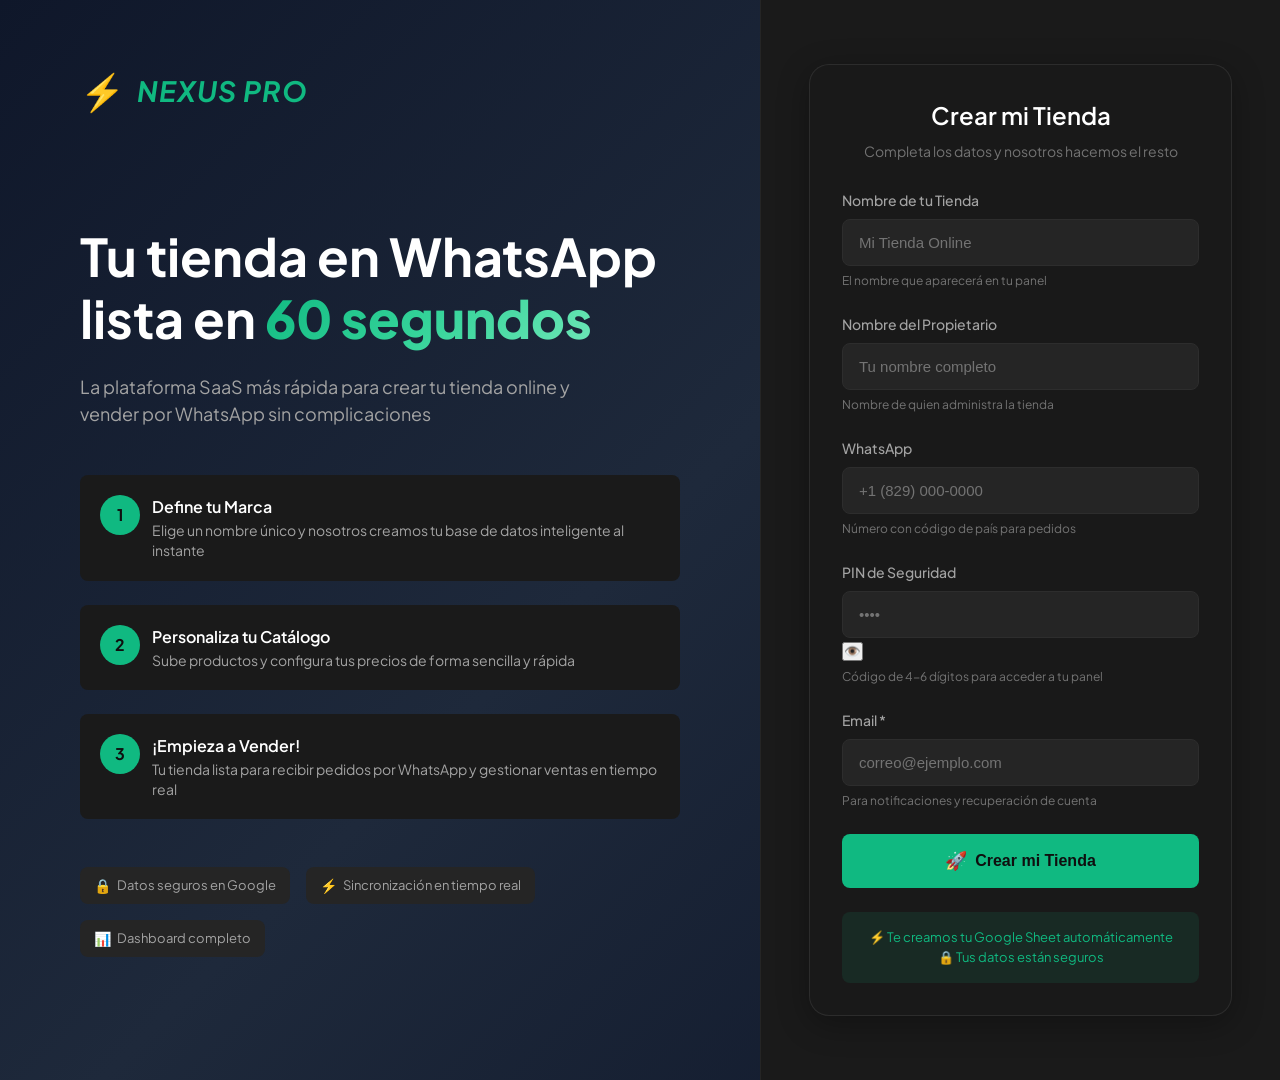
<file: index.html>
<!DOCTYPE html>
<html lang="es">
<head>
    <meta charset="UTF-8">
    <meta name="viewport" content="width=device-width, initial-scale=1.0">
    <meta name="description" content="Nexus Pro - Únete a la plataforma de gestión de tiendas">
    <title>Nexus Pro | Únete Ahora</title>
    <link rel="preconnect" href="https://fonts.googleapis.com">
    <link rel="preconnect" href="https://fonts.gstatic.com" crossorigin>
    <link href="https://fonts.googleapis.com/css2?family=Plus+Jakarta+Sans:wght@400;500;600;700;800&display=swap" rel="stylesheet">
    <link rel="stylesheet" href="assets/css/styles.css">
    <link rel="icon" href="data:image/svg+xml,<svg xmlns='http://www.w3.org/2000/svg' viewBox='0 0 100 100'><text y='.9em' font-size='90'>⚡</text></svg>">
</head>
<body>
    <!-- LANDING PAGE PÚBLICA - ONBOARDING -->
    <div class="landing-container">
        <!-- COLUMNA IZQUIERDA - INFORMACIÓN -->
        <div class="landing-info">
            <div class="landing-logo">
                <span class="logo-icon">⚡</span>
                <span class="logo-text">NEXUS PRO</span>
            </div>
            
            <div class="landing-content">
                <h1 class="landing-title">Tu tienda en WhatsApp lista en <span class="highlight">60 segundos</span></h1>
                <p class="landing-subtitle">La plataforma SaaS más rápida para crear tu tienda online y vender por WhatsApp sin complicaciones</p>
                
                <div class="steps-container">
                    <div class="step-item">
                        <div class="step-number">1</div>
                        <div class="step-content">
                            <h3>Define tu Marca</h3>
                            <p>Elige un nombre único y nosotros creamos tu base de datos inteligente al instante</p>
                        </div>
                    </div>
                    
                    <div class="step-item">
                        <div class="step-number">2</div>
                        <div class="step-content">
                            <h3>Personaliza tu Catálogo</h3>
                            <p>Sube productos y configura tus precios de forma sencilla y rápida</p>
                        </div>
                    </div>
                    
                    <div class="step-item">
                        <div class="step-number">3</div>
                        <div class="step-content">
                            <h3>¡Empieza a Vender!</h3>
                            <p>Tu tienda lista para recibir pedidos por WhatsApp y gestionar ventas en tiempo real</p>
                        </div>
                    </div>
                </div>
                
                <div class="landing-features">
                    <div class="feature">
                        <span class="feature-icon">🔒</span>
                        <span>Datos seguros en Google</span>
                    </div>
                    <div class="feature">
                        <span class="feature-icon">⚡</span>
                        <span>Sincronización en tiempo real</span>
                    </div>
                    <div class="feature">
                        <span class="feature-icon">📊</span>
                        <span>Dashboard completo</span>
                    </div>
                </div>
            </div>
        </div>
        
        <!-- COLUMNA DERECHA - FORMULARIO -->
        <div class="landing-form">
            <div class="form-card">
                <h2>Crear mi Tienda</h2>
                <p class="form-description">Completa los datos y nosotros hacemos el resto</p>
                
                <form id="registration-form">
                    <div class="form-group">
                        <label for="reg-name">Nombre de tu Tienda</label>
                        <input type="text" id="reg-name" required placeholder="Mi Tienda Online">
                        <span class="form-hint">El nombre que aparecerá en tu panel</span>
                    </div>
                    
                    <div class="form-group">
                        <label for="reg-owner">Nombre del Propietario</label>
                        <input type="text" id="reg-owner" required placeholder="Tu nombre completo">
                        <span class="form-hint">Nombre de quien administra la tienda</span>
                    </div>
                    
                    <div class="form-group">
                        <label for="reg-whatsapp">WhatsApp</label>
                        <input type="tel" id="reg-whatsapp" required placeholder="+1 (829) 000-0000">
                        <span class="form-hint">Número con código de país para pedidos</span>
                    </div>
                    
                    <div class="form-group">
                        <label for="reg-pin">PIN de Seguridad</label>
                        <div class="input-with-icon">
                            <input type="password" id="reg-pin" required placeholder="••••" maxlength="6" minlength="4">
                            <button type="button" class="toggle-pin" onclick="togglePinVisibility()">👁️</button>
                        </div>
                        <span class="form-hint">Código de 4-6 dígitos para acceder a tu panel</span>
                    </div>
                    
                    <div class="form-group">
                        <label for="reg-email">Email *</label>
                        <input type="email" id="reg-email" required placeholder="correo@ejemplo.com">
                        <span class="form-hint">Para notificaciones y recuperación de cuenta</span>
                    </div>
                    
                    <button type="submit" class="btn-primary btn-submit">
                        <span class="btn-icon">🚀</span>
                        Crear mi Tienda
                    </button>
                    <div id="sugerencias-container"></div>
                </form>
                
                <div class="form-note">
                    <p>⚡ Te creamos tu Google Sheet automáticamente</p>
                    <p>🔒 Tus datos están seguros</p>
                </div>
            </div>
        </div>
    </div>
    
    <!-- TOAST NOTIFICATIONS -->
    <div class="toast-container" id="toast-container"></div>
    
    <!-- MODAL OVERLAY -->
    <div class="modal-overlay" id="modal-overlay">
        <div class="modal" id="modal">
            <div class="modal-header">
                <h3 id="modal-title">Resultado del Registro</h3>
                <button class="modal-close" id="modal-close">&times;</button>
            </div>
            <div class="modal-body">
                <div id="registration-result">
                    <div class="result-icon" style="font-size: 48px;">⚡</div>
                    <p id="result-message">Procesando tu solicitud...</p>
                </div>
            </div>
            <div class="modal-footer">
                <button class="btn-secondary" id="modal-cancel">Cerrar</button>
                <button class="btn-primary" id="modal-confirm">Aceptar</button>
            </div>
        </div>
    </div>
    
    <script src="assets/js/api.js"></script>
    <script src="assets/js/landing.js"></script>

    <!-- TUTORIAL MODAL - GOOGLE SHEET SETUP -->
    <div class="sheet-tutorial-overlay" id="sheet-tutorial-overlay">
        <div class="sheet-tutorial-modal">
            <div class="sheet-tutorial-header">
                <div class="sheet-tutorial-title">
                    <span class="sheet-tutorial-title-icon">📋</span>
                    Configurar Google Sheet
                </div>
                <button class="sheet-tutorial-close" id="sheet-tutorial-close">✕</button>
            </div>

            <div class="sheet-tutorial-progress">
                <div class="sheet-tutorial-dot active" data-step="1"></div>
                <div class="sheet-tutorial-dot" data-step="2"></div>
                <div class="sheet-tutorial-dot" data-step="3"></div>
                <div class="sheet-tutorial-dot" data-step="4"></div>
                <div class="sheet-tutorial-dot" data-step="5"></div>
            </div>

            <div class="sheet-tutorial-body">
                <!-- Paso 1: Tu Base de Datos -->
                <div class="sheet-tutorial-step active" data-step="1">
                    <div class="sheet-step-header">
                        <span class="sheet-step-icon">📊</span>
                        <h3 class="sheet-step-title">Tu Base de Datos</h3>
                    </div>
                    <p class="sheet-step-desc">
                        Primero, necesitas tu propia hoja de cálculo. Haz clic en el botón de abajo para abrir una nueva en blanco.
                    </p>
                    <a href="https://sheets.new" target="_blank" class="sheet-step-btn">
                        ➕ Crear Nueva Hoja
                    </a>
                    <p class="sheet-step-hint">
                        Se abrirá una hoja de cálculo nueva en otra pestaña
                    </p>
                </div>

                <!-- Paso 2: El Botón Mágico -->
                <div class="sheet-tutorial-step" data-step="2">
                    <div class="sheet-step-header">
                        <span class="sheet-step-icon">🔴</span>
                        <h3 class="sheet-step-title">El Botón Mágico</h3>
                    </div>
                    <p class="sheet-step-desc">
                        Una vez abierta tu hoja, busca el botón verde que dice <strong>"Compartir"</strong> en la esquina superior derecha.
                    </p>
                    <div class="sheet-step-visual">
                        <div class="visual-placeholder">
                            <span class="visual-icon">🔘</span>
                            <span class="visual-text">Botón "Compartir"<br><small>(esquina superior derecha)</small></span>
                        </div>
                    </div>
                </div>

                <!-- Paso 3: Abrir la Llave -->
                <div class="sheet-tutorial-step" data-step="3">
                    <div class="sheet-step-header">
                        <span class="sheet-step-icon">🔓</span>
                        <h3 class="sheet-step-title">Abrir la Llave</h3>
                    </div>
                    <p class="sheet-step-desc">
                        En la ventanita que aparece, busca donde dice <strong>"Restringido"</strong> y cámbialo por <strong>"Cualquier usuario que tenga el vínculo"</strong>.
                    </p>
                    <div class="sheet-step-visual">
                        <div class="visual-placeholder">
                            <span class="visual-icon">🔗</span>
                            <span class="visual-text">Restringido →<br><strong>Cualquier usuario con el vínculo</strong></span>
                        </div>
                    </div>
                </div>

                <!-- Paso 4: Permiso de Escritura -->
                <div class="sheet-tutorial-step" data-step="4">
                    <div class="sheet-step-header">
                        <span class="sheet-step-icon">✏️</span>
                        <h3 class="sheet-step-title">Permiso de Escritura</h3>
                    </div>
                    <p class="sheet-step-desc">
                        ¡Casi listo! Al lado de donde dice <strong>"Lector"</strong>, haz clic y cámbialo a <strong>"Editor"</strong>. Si no haces esto, tu tienda no podrá recibir pedidos.
                    </p>
                    <div class="sheet-step-alert">
                        ⚠️ ¡No olvides ponerlo como <strong>EDITOR</strong>!
                    </div>
                    <div class="sheet-step-visual">
                        <div class="visual-placeholder success">
                            <span class="visual-icon">✅</span>
                            <span class="visual-text">Lector → <strong>Editor</strong></span>
                        </div>
                    </div>
                </div>

                <!-- Paso 5: Copiar y Pegar -->
                <div class="sheet-tutorial-step" data-step="5">
                    <div class="sheet-step-header">
                        <span class="sheet-step-icon">📋</span>
                        <h3 class="sheet-step-title">Copiar y Pegar</h3>
                    </div>
                    <p class="sheet-step-desc">
                        Ahora copia el enlace que aparece arriba en tu navegador, regresa aquí y pégalo en el formulario de registro.
                    </p>
                    <div class="sheet-step-visual">
                        <div class="visual-placeholder">
                            <span class="visual-icon">🔗</span>
                            <span class="visual-text">Copia la URL de la barra de direcciones<br><code style="font-size: 11px;">docs.google.com/spreadsheets/d/...</code></span>
                        </div>
                    </div>
                </div>
            </div>

            <div class="sheet-tutorial-footer">
                <button class="sheet-tutorial-btn secondary" id="tutorial-prev" disabled>
                    ← Atrás
                </button>
                <button class="sheet-tutorial-btn primary" id="tutorial-next">
                    Siguiente →
                </button>
            </div>
        </div>
    </div>

    <!-- Script del tutorial - 直接 en HTML -->
    <script>
    (function() {
        var helpBtn = document.getElementById('btn-help-sheet');
        var tutorialOverlay = document.getElementById('sheet-tutorial-overlay');
        var tutorialClose = document.getElementById('sheet-tutorial-close');
        var tutorialPrev = document.getElementById('tutorial-prev');
        var tutorialNext = document.getElementById('tutorial-next');
        
        var currentStep = 1;
        var totalSteps = 5;
        
        console.log('Tutorial init - helpBtn:', helpBtn);
        
        if (helpBtn) {
            helpBtn.addEventListener('click', function(e) {
                e.preventDefault();
                e.stopPropagation();
                console.log('Clicked help button');
                if (tutorialOverlay) {
                    tutorialOverlay.style.display = 'flex';
                    setTimeout(function() {
                        tutorialOverlay.classList.add('active');
                    }, 10);
                }
            });
        }
        
        if (tutorialClose) {
            tutorialClose.addEventListener('click', function() {
                tutorialOverlay.classList.remove('active');
                setTimeout(function() {
                    tutorialOverlay.style.display = 'none';
                }, 300);
            });
        }
        
        if (tutorialOverlay) {
            tutorialOverlay.addEventListener('click', function(e) {
                if (e.target === tutorialOverlay) {
                    tutorialOverlay.classList.remove('active');
                    setTimeout(function() {
                        tutorialOverlay.style.display = 'none';
                    }, 300);
                }
            });
        }
        
        if (tutorialPrev) {
            tutorialPrev.addEventListener('click', function() {
                if (currentStep > 1) {
                    currentStep--;
                    updateTutorialSteps();
                }
            });
        }
        
        if (tutorialNext) {
            tutorialNext.addEventListener('click', function() {
                if (currentStep < totalSteps) {
                    currentStep++;
                    updateTutorialSteps();
                } else {
                    tutorialOverlay.classList.remove('active');
                    setTimeout(function() {
                        tutorialOverlay.style.display = 'none';
                    }, 300);
                }
            });
        }
        
        function updateTutorialSteps() {
            var dots = document.querySelectorAll('.sheet-tutorial-dot');
            var steps = document.querySelectorAll('.sheet-tutorial-step');
            
            dots.forEach(function(dot, index) {
                dot.classList.remove('active', 'completed');
                if (index + 1 < currentStep) {
                    dot.classList.add('completed');
                } else if (index + 1 === currentStep) {
                    dot.classList.add('active');
                }
            });
            
            steps.forEach(function(step, index) {
                step.classList.remove('active');
                if (index + 1 === currentStep) {
                    step.classList.add('active');
                }
            });
            
            tutorialPrev.disabled = currentStep === 1;
            tutorialNext.textContent = currentStep === totalSteps ? '¡Listo! ✓' : 'Siguiente →';
        }
    })();
    </script>
</body>
</html>
</file>
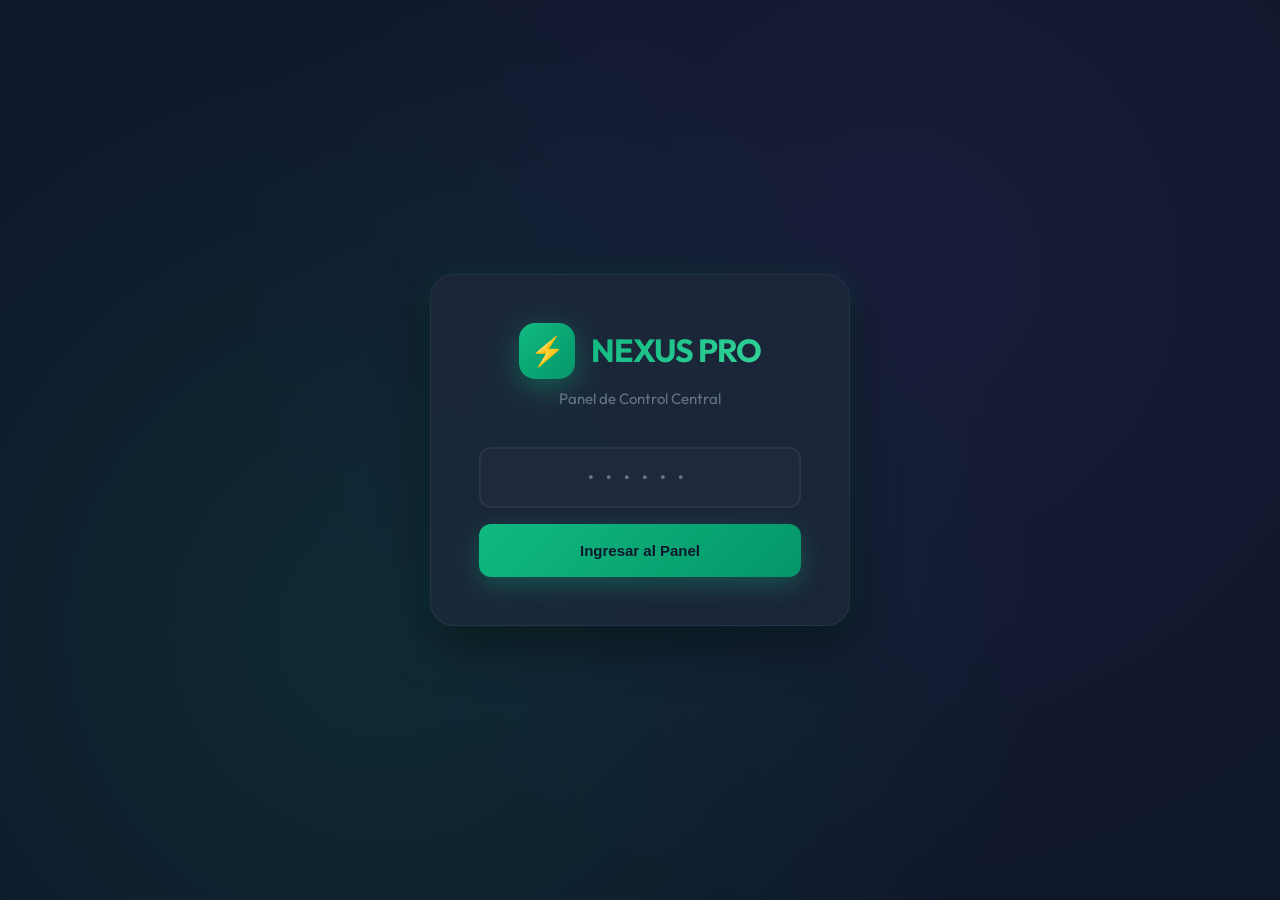
<file: panel.html>
<!DOCTYPE html>
<html lang="es" data-theme="dark">
<head>
    <meta charset="UTF-8">
    <meta name="viewport" content="width=device-width, initial-scale=1.0">
    <title>Nexus Pro | Panel de Control</title>
    <link rel="preconnect" href="https://fonts.googleapis.com">
    <link rel="preconnect" href="https://fonts.gstatic.com" crossorigin>
    <link href="https://fonts.googleapis.com/css2?family=Outfit:wght@300;400;500;600;700&family=JetBrains+Mono:wght@400;500&display=swap" rel="stylesheet">
    <style>
        /* ============================================
           CSS CUSTOM PROPERTIES - DESIGN SYSTEM
           ============================================ */
        :root {
            /* Background Colors */
            --bg-primary: #0f172a;
            --bg-secondary: #1e293b;
            --bg-tertiary: #334155;
            --bg-card: rgba(30, 41, 59, 0.7);
            --bg-glass: rgba(255, 255, 255, 0.03);

            /* Text Colors */
            --text-primary: #f8fafc;
            --text-secondary: #94a3b8;
            --text-muted: #64748b;

            /* Accent Colors */
            --accent-primary: #10b981;
            --accent-hover: #059669;
            --accent-glow: rgba(16, 185, 129, 0.3);

            /* Status Colors */
            --status-active: #10b981;
            --status-active-bg: rgba(16, 185, 129, 0.15);
            --status-suspended: #f43f5e;
            --status-suspended-bg: rgba(244, 63, 94, 0.15);
            --status-warning: #f59e0b;

            /* Border & Shadow */
            --border-color: rgba(148, 163, 184, 0.1);
            --border-glow: rgba(16, 185, 129, 0.3);
            --shadow-sm: 0 2px 8px rgba(0, 0, 0, 0.3);
            --shadow-md: 0 8px 24px rgba(0, 0, 0, 0.4);
            --shadow-lg: 0 16px 48px rgba(0, 0, 0, 0.5);
            --shadow-glow: 0 0 30px rgba(16, 185, 129, 0.15);

            /* Sizing */
            --radius-sm: 8px;
            --radius-md: 12px;
            --radius-lg: 16px;
            --radius-xl: 24px;

            /* Spacing */
            --space-xs: 8px;
            --space-sm: 12px;
            --space-md: 16px;
            --space-lg: 24px;
            --space-xl: 32px;

            /* Transitions */
            --transition-fast: 0.15s ease;
            --transition-normal: 0.25s ease;
            --transition-smooth: 0.4s cubic-bezier(0.4, 0, 0.2, 1);
        }

        [data-theme="light"] {
            --bg-primary: #f1f5f9;
            --bg-secondary: #ffffff;
            --bg-tertiary: #e2e8f0;
            --bg-card: rgba(255, 255, 255, 0.8);
            --bg-glass: rgba(255, 255, 255, 0.5);
            --text-primary: #0f172a;
            --text-secondary: #475569;
            --text-muted: #94a3b8;
            --border-color: rgba(148, 163, 184, 0.2);
            --shadow-sm: 0 2px 8px rgba(0, 0, 0, 0.08);
            --shadow-md: 0 8px 24px rgba(0, 0, 0, 0.12);
        }

        /* ============================================
           RESET & BASE
           ============================================ */
        *, *::before, *::after {
            margin: 0;
            padding: 0;
            box-sizing: border-box;
        }

        html {
            font-size: 16px;
            scroll-behavior: smooth;
        }

        body {
            font-family: 'Outfit', -apple-system, BlinkMacSystemFont, sans-serif;
            background: var(--bg-primary);
            color: var(--text-primary);
            min-height: 100vh;
            line-height: 1.6;
            background-image:
                radial-gradient(ellipse at 20% 20%, rgba(16, 185, 129, 0.08) 0%, transparent 50%),
                radial-gradient(ellipse at 80% 80%, rgba(59, 130, 246, 0.06) 0%, transparent 50%),
                radial-gradient(ellipse at 50% 50%, rgba(139, 92, 246, 0.04) 0%, transparent 70%);
            background-attachment: fixed;
        }

        /* ============================================
           LOGIN OVERLAY
           ============================================ */
        #login-overlay {
            position: fixed;
            inset: 0;
            background: var(--bg-primary);
            display: flex;
            align-items: center;
            justify-content: center;
            z-index: 9999;
            backdrop-filter: blur(20px);
            background-image:
                radial-gradient(circle at 30% 70%, rgba(16, 185, 129, 0.12) 0%, transparent 60%),
                radial-gradient(circle at 70% 30%, rgba(139, 92, 246, 0.08) 0%, transparent 60%);
        }

        .login-card {
            background: var(--bg-card);
            backdrop-filter: blur(20px);
            border: 1px solid var(--border-color);
            border-radius: var(--radius-xl);
            padding: 48px;
            width: 100%;
            max-width: 420px;
            box-shadow: var(--shadow-lg), var(--shadow-glow);
            animation: fadeInUp 0.6s ease;
        }

        @keyframes fadeInUp {
            from {
                opacity: 0;
                transform: translateY(20px);
            }
            to {
                opacity: 1;
                transform: translateY(0);
            }
        }

        .login-logo {
            display: flex;
            align-items: center;
            justify-content: center;
            gap: 16px;
            margin-bottom: 8px;
        }

        .login-logo-icon {
            width: 56px;
            height: 56px;
            background: linear-gradient(135deg, var(--accent-primary), #059669);
            border-radius: var(--radius-lg);
            display: flex;
            align-items: center;
            justify-content: center;
            font-size: 28px;
            box-shadow: 0 8px 32px rgba(16, 185, 129, 0.4);
            animation: pulse 2s infinite;
        }

        @keyframes pulse {
            0%, 100% { box-shadow: 0 8px 32px rgba(16, 185, 129, 0.4); }
            50% { box-shadow: 0 8px 40px rgba(16, 185, 129, 0.6); }
        }

        .login-logo-text {
            font-size: 32px;
            font-weight: 700;
            letter-spacing: -1px;
            background: linear-gradient(135deg, var(--accent-primary), #34d399);
            -webkit-background-clip: text;
            -webkit-text-fill-color: transparent;
            background-clip: text;
        }

        .login-subtitle {
            color: var(--text-muted);
            text-align: center;
            margin-bottom: 36px;
            font-size: 15px;
        }

        .login-input {
            width: 100%;
            padding: 18px 20px;
            background: var(--bg-secondary);
            border: 2px solid var(--border-color);
            border-radius: var(--radius-md);
            color: var(--text-primary);
            font-size: 16px;
            text-align: center;
            letter-spacing: 8px;
            font-family: 'JetBrains Mono', monospace;
            transition: var(--transition-normal);
            margin-bottom: 16px;
        }

        .login-input:focus {
            outline: none;
            border-color: var(--accent-primary);
            box-shadow: 0 0 0 4px rgba(16, 185, 129, 0.2);
        }

        .login-input::placeholder {
            letter-spacing: 8px;
            color: var(--text-muted);
        }

        .login-btn {
            width: 100%;
            padding: 18px;
            background: linear-gradient(135deg, var(--accent-primary), var(--accent-hover));
            border: none;
            border-radius: var(--radius-md);
            color: #0f172a;
            font-size: 15px;
            font-weight: 600;
            cursor: pointer;
            transition: var(--transition-normal);
            box-shadow: 0 8px 24px rgba(16, 185, 129, 0.3);
        }

        .login-btn:hover {
            transform: translateY(-2px);
            box-shadow: 0 12px 32px rgba(16, 185, 129, 0.4);
        }

        .login-error {
            color: var(--status-suspended);
            font-size: 13px;
            text-align: center;
            margin-top: 16px;
            display: none;
            padding: 12px;
            background: var(--status-suspended-bg);
            border-radius: var(--radius-sm);
            animation: shake 0.5s ease;
        }

        @keyframes shake {
            0%, 100% { transform: translateX(0); }
            25% { transform: translateX(-5px); }
            75% { transform: translateX(5px); }
        }

        .login-error.show { display: block; }

        /* ============================================
           APP CONTENT LAYOUT
           ============================================ */
        #app-content { display: none; }

        .app-container {
            display: flex;
            min-height: 100vh;
        }

        /* ============================================
           SIDEBAR
           ============================================ */
        .sidebar {
            width: 280px;
            background: var(--bg-card);
            backdrop-filter: blur(20px);
            border-right: 1px solid var(--border-color);
            padding: var(--space-lg);
            position: fixed;
            height: 100vh;
            display: flex;
            flex-direction: column;
            z-index: 100;
            transition: var(--transition-smooth);
        }

        .sidebar-header {
            display: flex;
            align-items: center;
            justify-content: space-between;
            padding-bottom: var(--space-lg);
            border-bottom: 1px solid var(--border-color);
            margin-bottom: var(--space-lg);
        }

        .sidebar-brand {
            display: flex;
            align-items: center;
            gap: 12px;
        }

        .sidebar-icon {
            width: 44px;
            height: 44px;
            background: linear-gradient(135deg, var(--accent-primary), #059669);
            border-radius: var(--radius-md);
            display: flex;
            align-items: center;
            justify-content: center;
            font-size: 22px;
        }

        .sidebar-brand-text {
            font-size: 24px;
            font-weight: 700;
            color: var(--accent-primary);
            font-style: italic;
            letter-spacing: -0.5px;
        }

        .theme-toggle {
            width: 44px;
            height: 44px;
            border-radius: var(--radius-sm);
            background: var(--bg-secondary);
            border: 1px solid var(--border-color);
            cursor: pointer;
            font-size: 20px;
            display: flex;
            align-items: center;
            justify-content: center;
            transition: var(--transition-normal);
        }

        .theme-toggle:hover {
            background: var(--bg-tertiary);
            border-color: var(--accent-primary);
        }

        .sidebar-nav {
            flex: 1;
            display: flex;
            flex-direction: column;
            gap: 6px;
        }

        .nav-btn {
            display: flex;
            align-items: center;
            gap: 14px;
            padding: 14px 18px;
            background: transparent;
            border: none;
            border-radius: var(--radius-md);
            color: var(--text-secondary);
            font-size: 14px;
            font-weight: 500;
            cursor: pointer;
            text-align: left;
            transition: var(--transition-normal);
            position: relative;
            overflow: hidden;
        }

        .nav-btn::before {
            content: '';
            position: absolute;
            left: 0;
            top: 50%;
            transform: translateY(-50%);
            width: 3px;
            height: 0;
            background: var(--accent-primary);
            border-radius: 0 2px 2px 0;
            transition: var(--transition-normal);
        }

        .nav-btn:hover {
            background: rgba(16, 185, 129, 0.08);
            color: var(--text-primary);
        }

        .nav-btn.active {
            background: rgba(16, 185, 129, 0.12);
            color: var(--accent-primary);
        }

        .nav-btn.active::before {
            height: 60%;
        }

        .nav-icon { font-size: 18px; width: 24px; text-align: center; }

        .nav-divider {
            height: 1px;
            background: var(--border-color);
            margin: var(--space-lg) 0;
        }

        .sidebar-actions {
            display: flex;
            flex-direction: column;
            gap: 10px;
        }

        .action-btn {
            display: flex;
            align-items: center;
            gap: 12px;
            padding: 14px 18px;
            border-radius: var(--radius-md);
            font-size: 13px;
            font-weight: 500;
            cursor: pointer;
            transition: var(--transition-normal);
            border: 1px solid transparent;
        }

        .action-btn.backup {
            background: rgba(59, 130, 246, 0.1);
            border-color: rgba(59, 130, 246, 0.2);
            color: #60a5fa;
        }

        .action-btn.backup:hover {
            background: rgba(59, 130, 246, 0.2);
            transform: translateX(4px);
        }

        .action-btn.kill {
            background: rgba(244, 63, 94, 0.1);
            border-color: rgba(244, 63, 94, 0.2);
            color: #fb7185;
        }

        .action-btn.kill:hover {
            background: rgba(244, 63, 94, 0.2);
            transform: translateX(4px);
        }

        .action-btn.godmode {
            background: rgba(139, 92, 246, 0.1);
            border-color: rgba(139, 92, 246, 0.2);
            color: #a78bfa;
        }

        .action-btn.godmode:hover {
            background: rgba(139, 92, 246, 0.2);
            transform: translateX(4px);
        }

        .sidebar-footer {
            padding-top: var(--space-lg);
            border-top: 1px solid var(--border-color);
            margin-top: auto;
        }

        .connection-status {
            display: flex;
            align-items: center;
            gap: 10px;
            color: var(--text-muted);
            font-size: 13px;
        }

        .status-dot {
            width: 8px;
            height: 8px;
            background: var(--accent-primary);
            border-radius: 50%;
            box-shadow: 0 0 12px var(--accent-primary);
            animation: pulse-dot 2s infinite;
        }

        @keyframes pulse-dot {
            0%, 100% { opacity: 1; }
            50% { opacity: 0.6; }
        }

        /* ============================================
           MAIN CONTENT
           ============================================ */
        .main {
            flex: 1;
            margin-left: 280px;
            padding: var(--space-xl);
            transition: var(--transition-smooth);
        }

        .header {
            display: flex;
            justify-content: space-between;
            align-items: center;
            margin-bottom: var(--space-xl);
            padding-bottom: var(--space-lg);
            border-bottom: 1px solid var(--border-color);
        }

        .header-info h1 {
            font-size: 28px;
            font-weight: 600;
            margin-bottom: 4px;
            letter-spacing: -0.5px;
        }

        .header-info p {
            color: var(--text-muted);
            font-size: 14px;
        }

        .header-actions {
            display: flex;
            gap: 12px;
            align-items: center;
        }

        .search-box {
            position: relative;
        }

        .search-input {
            padding: 12px 16px 12px 44px;
            background: var(--bg-card);
            border: 1px solid var(--border-color);
            border-radius: var(--radius-md);
            color: var(--text-primary);
            font-size: 14px;
            width: 240px;
            transition: var(--transition-normal);
        }

        .search-input:focus {
            outline: none;
            border-color: var(--accent-primary);
            box-shadow: 0 0 0 3px rgba(16, 185, 129, 0.15);
        }

        .search-icon {
            position: absolute;
            left: 14px;
            top: 50%;
            transform: translateY(-50%);
            color: var(--text-muted);
            font-size: 16px;
        }

        .sync-btn {
            padding: 12px 24px;
            background: linear-gradient(135deg, var(--accent-primary), var(--accent-hover));
            border: none;
            border-radius: var(--radius-md);
            color: #0f172a;
            font-size: 14px;
            font-weight: 600;
            cursor: pointer;
            transition: var(--transition-normal);
            box-shadow: 0 4px 16px rgba(16, 185, 129, 0.25);
            display: flex;
            align-items: center;
            gap: 8px;
        }

        .sync-btn:hover {
            transform: translateY(-2px);
            box-shadow: 0 8px 24px rgba(16, 185, 129, 0.35);
        }

        /* ============================================
           VIEWS
           ============================================ */
        .view { display: none; animation: fadeIn 0.3s ease; }
        .view.active { display: block; }

        @keyframes fadeIn {
            from { opacity: 0; transform: translateY(10px); }
            to { opacity: 1; transform: translateY(0); }
        }

        /* ============================================
           CARDS
           ============================================ */
        .card {
            background: var(--bg-card);
            backdrop-filter: blur(20px);
            border: 1px solid var(--border-color);
            border-radius: var(--radius-lg);
            padding: var(--space-lg);
            margin-bottom: var(--space-lg);
            box-shadow: var(--shadow-md);
            transition: var(--transition-normal);
        }

        .card:hover {
            border-color: rgba(16, 185, 129, 0.2);
            box-shadow: var(--shadow-lg), var(--shadow-glow);
        }

        .card-header {
            display: flex;
            align-items: center;
            justify-content: space-between;
            margin-bottom: var(--space-lg);
            padding-bottom: var(--space-md);
            border-bottom: 1px solid var(--border-color);
        }

        .card-title {
            font-size: 18px;
            font-weight: 600;
            display: flex;
            align-items: center;
            gap: 10px;
        }

        .card-title-icon {
            width: 36px;
            height: 36px;
            background: rgba(16, 185, 129, 0.15);
            border-radius: var(--radius-sm);
            display: flex;
            align-items: center;
            justify-content: center;
            font-size: 18px;
        }

        .btn-new-shop {
            display: flex;
            align-items: center;
            gap: 8px;
            padding: 10px 20px;
            background: linear-gradient(135deg, var(--accent-primary), var(--accent-hover));
            border: none;
            border-radius: var(--radius-md);
            color: #0f172a;
            font-size: 14px;
            font-weight: 600;
            cursor: pointer;
            transition: var(--transition-normal);
            box-shadow: 0 4px 16px rgba(16, 185, 129, 0.3);
        }

        .btn-new-shop:hover {
            transform: translateY(-2px);
            box-shadow: 0 6px 20px rgba(16, 185, 129, 0.4);
        }

        .btn-new-shop span {
            font-size: 18px;
            font-weight: 700;
        }

        /* ============================================
           STATS GRID
           ============================================ */
        .stats-grid {
            display: grid;
            grid-template-columns: repeat(4, 1fr);
            gap: var(--space-lg);
            margin-bottom: var(--space-xl);
        }

        .stat-card {
            background: var(--bg-card);
            backdrop-filter: blur(20px);
            border: 1px solid var(--border-color);
            border-radius: var(--radius-lg);
            padding: var(--space-lg);
            display: flex;
            align-items: center;
            gap: 16px;
            transition: var(--transition-normal);
        }

        .stat-card:hover {
            transform: translateY(-4px);
            border-color: var(--border-glow);
            box-shadow: var(--shadow-lg);
        }

        .stat-icon {
            width: 56px;
            height: 56px;
            border-radius: var(--radius-md);
            display: flex;
            align-items: center;
            justify-content: center;
            font-size: 26px;
        }

        .stat-icon.green { background: var(--status-active-bg); }
        .stat-icon.purple { background: rgba(139, 92, 246, 0.15); }
        .stat-icon.blue { background: rgba(59, 130, 246, 0.15); }
        .stat-icon.orange { background: rgba(245, 158, 11, 0.15); }

        .stat-info { flex: 1; }
        .stat-value { font-size: 28px; font-weight: 700; }
        .stat-label { color: var(--text-muted); font-size: 13px; margin-top: 2px; }

        /* ============================================
           DASHBOARD GRID LAYOUT
           ============================================ */
        .dashboard-grid {
            display: grid;
            grid-template-columns: 1fr 340px;
            gap: 24px;
            margin-top: 8px;
        }

        /* Termómetro Global - 4 tarjetas pequeñas */
        .termometer-grid {
            display: grid;
            grid-template-columns: repeat(4, 1fr);
            gap: 16px;
            margin-bottom: 24px;
        }

        .termometer-card {
            background: var(--bg-card);
            backdrop-filter: blur(20px);
            border: 1px solid var(--border-color);
            border-radius: var(--radius-md);
            padding: 16px;
            display: flex;
            align-items: center;
            gap: 14px;
            transition: var(--transition-normal);
        }

        .termometer-card:hover {
            border-color: var(--border-glow);
            transform: translateY(-2px);
        }

        .termometer-icon {
            width: 44px;
            height: 44px;
            border-radius: var(--radius-sm);
            display: flex;
            align-items: center;
            justify-content: center;
            font-size: 22px;
            background: var(--bg-secondary);
        }

        .termometer-icon.active {
            background: var(--status-active-bg);
            color: var(--status-active);
        }

        .termometer-icon.money {
            background: rgba(59, 130, 246, 0.15);
            color: #60a5fa;
        }

        .termometer-info {
            display: flex;
            flex-direction: column;
        }

        .termometer-value {
            font-size: 22px;
            font-weight: 700;
            color: var(--text-primary);
        }

        .termometer-label {
            font-size: 12px;
            color: var(--text-muted);
        }

        .termometer-status {
            width: 44px;
            height: 44px;
            border-radius: var(--radius-sm);
            display: flex;
            align-items: center;
            justify-content: center;
            background: var(--bg-secondary);
        }

        .status-dot-pulse {
            width: 12px;
            height: 12px;
            background: var(--status-active);
            border-radius: 50%;
            box-shadow: 0 0 12px var(--status-active);
            animation: pulse-dot 2s infinite;
        }

        .status-text {
            color: var(--status-active);
        }

        /* Dashboard Main Grid (70/30) */
        .dashboard-main-grid {
            display: grid;
            grid-template-columns: 1fr 320px;
            gap: 24px;
        }

        .dashboard-main-card .card-header {
            margin-bottom: 0;
        }

        .dashboard-main-card .table-wrapper {
            margin-top: 0;
            padding-top: 16px;
        }

        .dashboard-main-card .data-table {
            min-width: 500px;
        }

        .dashboard-sidebar {
            display: flex;
            flex-direction: column;
            gap: 24px;
        }

        .monitoring-card {
            flex: 1;
        }

        .card-title-small {
            font-size: 16px;
        }

        .card-title-small .card-title-icon {
            width: 32px;
            height: 32px;
            font-size: 16px;
        }

        /* System Status */
        .system-status {
            display: flex;
            flex-direction: column;
            gap: 14px;
        }

        .status-item {
            display: flex;
            align-items: center;
            gap: 10px;
            font-size: 14px;
        }

        .status-indicator {
            width: 8px;
            height: 8px;
            border-radius: 50%;
            background: var(--text-muted);
        }

        .status-indicator.online {
            background: var(--status-active);
            box-shadow: 0 0 10px var(--status-active);
            animation: pulse-dot 2s infinite;
        }

        .status-label {
            color: var(--text-secondary);
        }

        .status-value {
            color: var(--text-primary);
            font-weight: 500;
            margin-left: auto;
        }

        /* Activity List */
        .activity-list {
            display: flex;
            flex-direction: column;
            gap: 12px;
        }

        .activity-item {
            display: flex;
            align-items: center;
            gap: 10px;
            padding: 10px 12px;
            background: var(--bg-secondary);
            border-radius: var(--radius-sm);
            font-size: 13px;
        }

        .activity-icon {
            width: 24px;
            height: 24px;
            border-radius: 50%;
            display: flex;
            align-items: center;
            justify-content: center;
            font-size: 12px;
            flex-shrink: 0;
        }

        .activity-icon.success {
            background: var(--status-active-bg);
            color: var(--status-active);
        }

        .activity-icon.warning {
            background: rgba(245, 158, 11, 0.15);
            color: var(--status-warning);
        }

        .activity-icon.info {
            background: rgba(59, 130, 246, 0.15);
            color: #60a5fa;
        }

        .activity-text {
            flex: 1;
            color: var(--text-secondary);
        }

        .activity-time {
            color: var(--text-muted);
            font-size: 12px;
        }

        /* Responsive */
        @media (max-width: 1200px) {
            .termometer-grid {
                grid-template-columns: repeat(2, 1fr);
            }

            .dashboard-main-grid {
                grid-template-columns: 1fr;
            }

            .dashboard-sidebar {
                flex-direction: row;
            }

            .monitoring-card {
                flex: 1;
            }
        }

        @media (max-width: 600px) {
            .termometer-grid {
                grid-template-columns: 1fr;
            }

            .termometer-card {
                padding: 12px;
            }

            .termometer-value {
                font-size: 18px;
            }

            .dashboard-sidebar {
                flex-direction: column;
            }

            .monitoring-card {
                flex: none;
            }
        }

        /* Top Performers - Premium Style */
        .top-performers-list {
            display: flex;
            flex-direction: column;
            gap: 10px;
        }

        .top-performer-item {
            display: flex;
            align-items: center;
            justify-content: space-between;
            padding: 12px 14px;
            background: var(--bg-secondary);
            border-radius: 12px;
            border: 1px solid var(--bg-tertiary);
            transition: var(--transition-fast);
        }

        .top-performer-item:hover {
            background: var(--bg-tertiary);
            border-color: var(--accent-primary);
            transform: translateX(4px);
        }

        .top-performer-left {
            display: flex;
            align-items: center;
            gap: 12px;
        }

        .top-performer-rank {
            width: 28px;
            height: 28px;
            background: linear-gradient(135deg, #10b981, #059669);
            border-radius: 8px;
            display: flex;
            align-items: center;
            justify-content: center;
            font-size: 12px;
            font-weight: 800;
            color: #0f172a;
            box-shadow: 0 2px 8px rgba(16, 185, 129, 0.3);
        }

        .top-performer-rank.gold {
            background: linear-gradient(135deg, #f59e0b, #d97706);
            box-shadow: 0 2px 8px rgba(245, 158, 11, 0.3);
        }

        .top-performer-rank.silver {
            background: linear-gradient(135deg, #94a3b8, #64748b);
            box-shadow: 0 2px 8px rgba(148, 163, 184, 0.3);
        }

        .top-performer-rank.bronze {
            background: linear-gradient(135deg, #cd7f32, #a0522d);
            box-shadow: 0 2px 8px rgba(205, 127, 50, 0.3);
        }

        .top-performer-name {
            font-size: 14px;
            font-weight: 600;
            color: var(--text-primary);
        }

        .top-performer-right {
            display: flex;
            align-items: center;
        }

        .top-performer-sales {
            display: inline-flex;
            align-items: center;
            padding: 6px 12px;
            background: rgba(16, 185, 129, 0.1);
            border: 1px solid rgba(16, 185, 129, 0.2);
            border-radius: 20px;
            font-size: 12px;
            font-weight: 600;
            color: var(--accent-primary);
            white-space: nowrap;
        }

        .top-performer-sales::before {
            content: '📊';
            margin-right: 4px;
            font-size: 10px;
        }

        /* ============================================
           TABLE STYLES
           ============================================ */
        .table-wrapper {
            overflow-x: auto;
            -webkit-overflow-scrolling: touch;
        }

        .data-table {
            width: 100%;
            border-collapse: collapse;
            min-width: 700px;
        }

        .data-table th {
            padding: 16px 20px;
            text-align: left;
            font-size: 12px;
            font-weight: 600;
            color: var(--text-muted);
            text-transform: uppercase;
            letter-spacing: 0.5px;
            background: var(--bg-secondary);
            border-bottom: 1px solid var(--border-color);
        }

        .data-table td {
            padding: 16px 20px;
            border-bottom: 1px solid var(--border-color);
            color: var(--text-secondary);
            font-size: 14px;
        }

        .data-table tbody tr {
            transition: var(--transition-fast);
        }

        .data-table tbody tr:hover {
            background: rgba(16, 185, 129, 0.05);
        }

        .shop-id {
            font-family: 'JetBrains Mono', monospace;
            font-size: 13px;
            color: var(--accent-primary);
            font-weight: 500;
        }

        .client-name {
            color: var(--text-primary);
            font-weight: 500;
        }

        .status-badge {
            display: inline-flex;
            align-items: center;
            gap: 6px;
            padding: 6px 12px;
            border-radius: 50px;
            font-size: 12px;
            font-weight: 600;
        }

        .status-badge.active {
            background: var(--status-active-bg);
            color: var(--status-active);
        }

        .status-badge.suspended {
            background: var(--status-suspended-bg);
            color: var(--status-suspended);
        }

        .status-dot-small {
            width: 6px;
            height: 6px;
            border-radius: 50%;
            background: currentColor;
        }

        .action-btns {
            display: flex;
            gap: 8px;
        }

        .action-btn-table {
            width: 40px;
            height: 40px;
            border: none;
            border-radius: var(--radius-sm);
            cursor: pointer;
            font-size: 16px;
            transition: var(--transition-fast);
            display: flex;
            align-items: center;
            justify-content: center;
            min-height: 44px;
            min-width: 44px;
        }

        .btn-view {
            background: var(--bg-tertiary);
            color: var(--text-muted);
        }

        .btn-view:hover {
            background: var(--status-active-bg);
            color: var(--accent-primary);
        }

        .btn-suspend {
            background: rgba(245, 158, 11, 0.15);
            color: var(--status-warning);
        }

        .btn-suspend:hover {
            background: rgba(245, 158, 11, 0.25);
        }

        .btn-delete {
            background: var(--status-suspended-bg);
            color: var(--status-suspended);
        }

        .btn-delete:hover {
            background: rgba(244, 63, 94, 0.25);
        }

        .btn-restore {
            background: rgba(59, 130, 246, 0.2);
            color: #3b82f6;
        }

        .btn-restore:hover {
            background: rgba(59, 130, 246, 0.35);
        }

        /* Mobile Card Table */
        .mobile-cards {
            display: none;
        }

        /* ============================================
           FORM STYLES
           ============================================ */
        .form-grid {
            display: grid;
            grid-template-columns: repeat(2, 1fr);
            gap: var(--space-md);
        }

        .form-group {
            position: relative;
        }

        .form-group.full-width {
            grid-column: 1 / -1;
        }

        .form-label {
            display: block;
            margin-bottom: 8px;
            font-size: 13px;
            font-weight: 500;
            color: var(--text-secondary);
        }

        .form-input, .form-select {
            width: 100%;
            padding: 14px 16px;
            background: var(--bg-secondary);
            border: 1px solid var(--border-color);
            border-radius: var(--radius-md);
            color: var(--text-primary);
            font-size: 14px;
            transition: var(--transition-normal);
        }

        .form-input:focus, .form-select:focus {
            outline: none;
            border-color: var(--accent-primary);
            box-shadow: 0 0 0 3px rgba(16, 185, 129, 0.15);
        }

        .form-select {
            cursor: pointer;
            appearance: none;
            background-image: url("data:image/svg+xml,%3Csvg xmlns='http://www.w3.org/2000/svg' fill='none' viewBox='0 0 24 24' stroke='%2394a3b8'%3E%3Cpath stroke-linecap='round' stroke-linejoin='round' stroke-width='2' d='M19 9l-7 7-7-7'%3E%3C/path%3E%3C/svg%3E");
            background-repeat: no-repeat;
            background-position: right 12px center;
            background-size: 20px;
            padding-right: 40px;
        }

        .submit-btn {
            width: 100%;
            padding: 18px 32px;
            background: linear-gradient(135deg, var(--accent-primary), var(--accent-hover));
            border: none;
            border-radius: var(--radius-md);
            color: #0f172a;
            font-size: 16px;
            font-weight: 700;
            cursor: pointer;
            transition: var(--transition-normal);
            box-shadow: 0 8px 24px rgba(16, 185, 129, 0.35);
            margin-top: var(--space-lg);
            text-transform: uppercase;
            letter-spacing: 1px;
        }

        .submit-btn:hover {
            transform: translateY(-3px);
            box-shadow: 0 12px 32px rgba(16, 185, 129, 0.45);
        }

        /* ============================================
           TOAST NOTIFICATIONS
           ============================================ */
        #toast-container {
            position: fixed;
            bottom: 24px;
            right: 24px;
            z-index: 10000;
            display: flex;
            flex-direction: column;
            gap: 12px;
        }

        .toast {
            background: var(--bg-card);
            backdrop-filter: blur(20px);
            border: 1px solid var(--border-color);
            border-radius: var(--radius-md);
            padding: 16px 20px;
            display: flex;
            align-items: center;
            gap: 12px;
            min-width: 300px;
            box-shadow: var(--shadow-lg);
            animation: slideInRight 0.3s ease;
        }

        @keyframes slideInRight {
            from {
                transform: translateX(100%);
                opacity: 0;
            }
            to {
                transform: translateX(0);
                opacity: 1;
            }
        }

        .toast.success { border-left: 4px solid var(--status-active); }
        .toast.error { border-left: 4px solid var(--status-suspended); }
        .toast.warning { border-left: 4px solid var(--status-warning); }

        .toast-icon { font-size: 18px; }
        .toast-message { flex: 1; font-size: 14px; }

        /* ============================================
           MODAL
           ============================================ */
        #modal-overlay {
            display: none;
            position: fixed;
            inset: 0;
            background: rgba(0, 0, 0, 0.75);
            backdrop-filter: blur(8px);
            z-index: 10000;
            align-items: center;
            justify-content: center;
            padding: 20px;
        }

        #modal-overlay.active { display: flex; }

        /* New Shop Modal */
        #new-shop-modal {
            display: none;
            position: fixed;
            inset: 0;
            background: rgba(0, 0, 0, 0.8);
            backdrop-filter: blur(12px);
            z-index: 10001;
            align-items: center;
            justify-content: center;
            padding: 20px;
        }

        #new-shop-modal.active { display: flex; }

        .new-shop-modal-content {
            background: var(--bg-card);
            border: 1px solid var(--border-color);
            border-radius: var(--radius-xl);
            width: 100%;
            max-width: 560px;
            max-height: 90vh;
            overflow-y: auto;
            box-shadow: var(--shadow-lg), 0 0 60px rgba(16, 185, 129, 0.1);
            animation: modalSlideIn 0.35s cubic-bezier(0.4, 0, 0.2, 1);
        }

        @keyframes modalSlideIn {
            from {
                opacity: 0;
                transform: translateY(20px) scale(0.98);
            }
            to {
                opacity: 1;
                transform: translateY(0) scale(1);
            }
        }

        .new-shop-modal-header {
            display: flex;
            align-items: center;
            justify-content: space-between;
            padding: 24px 28px;
            border-bottom: 1px solid var(--border-color);
        }

        .new-shop-modal-title {
            font-size: 20px;
            font-weight: 600;
            display: flex;
            align-items: center;
            gap: 12px;
        }

        .new-shop-modal-title-icon {
            width: 40px;
            height: 40px;
            background: linear-gradient(135deg, var(--accent-primary), #059669);
            border-radius: var(--radius-md);
            display: flex;
            align-items: center;
            justify-content: center;
            font-size: 20px;
        }

        .new-shop-close {
            width: 40px;
            height: 40px;
            border-radius: var(--radius-sm);
            background: var(--bg-secondary);
            border: 1px solid var(--border-color);
            color: var(--text-secondary);
            font-size: 20px;
            cursor: pointer;
            display: flex;
            align-items: center;
            justify-content: center;
            transition: var(--transition-fast);
        }

        .new-shop-close:hover {
            background: var(--status-suspended-bg);
            color: var(--status-suspended);
            border-color: var(--status-suspended);
        }

        .new-shop-modal-body {
            padding: 28px;
        }

        .new-shop-form .form-grid {
            display: grid;
            grid-template-columns: repeat(2, 1fr);
            gap: 20px;
        }

        .new-shop-form .form-group.full-width {
            grid-column: 1 / -1;
        }

        .new-shop-form .form-label {
            display: block;
            margin-bottom: 8px;
            font-size: 13px;
            font-weight: 500;
            color: var(--text-secondary);
        }

        .new-shop-form .form-input,
        .new-shop-form .form-select {
            width: 100%;
            padding: 14px 16px;
            background: var(--bg-secondary);
            border: 1px solid var(--border-color);
            border-radius: var(--radius-md);
            color: var(--text-primary);
            font-size: 14px;
            transition: var(--transition-normal);
        }

        .new-shop-form .form-input:focus,
        .new-shop-form .form-select:focus {
            outline: none;
            border-color: var(--accent-primary);
            box-shadow: 0 0 0 3px rgba(16, 185, 129, 0.15);
        }

        .new-shop-form .form-select {
            cursor: pointer;
            appearance: none;
            background-image: url("data:image/svg+xml,%3Csvg xmlns='http://www.w3.org/2000/svg' fill='none' viewBox='0 0 24 24' stroke='%2394a3b8'%3E%3Cpath stroke-linecap='round' stroke-linejoin='round' stroke-width='2' d='M19 9l-7 7-7-7'%3E%3C/path%3E%3C/svg%3E");
            background-repeat: no-repeat;
            background-position: right 12px center;
            background-size: 20px;
            padding-right: 40px;
        }

        .new-shop-form .submit-btn {
            width: 100%;
            padding: 18px 32px;
            background: linear-gradient(135deg, var(--accent-primary), var(--accent-hover));
            border: none;
            border-radius: var(--radius-md);
            color: #0f172a;
            font-size: 16px;
            font-weight: 700;
            cursor: pointer;
            transition: var(--transition-normal);
            box-shadow: 0 8px 24px rgba(16, 185, 129, 0.35);
            margin-top: 28px;
            text-transform: uppercase;
            letter-spacing: 1px;
        }

        .new-shop-form .submit-btn:hover {
            transform: translateY(-3px);
            box-shadow: 0 12px 32px rgba(16, 185, 129, 0.45);
        }

        #sugerencias-container {
            display: none;
            margin-top: 15px;
            padding: 12px;
            background: #fef3c7;
            border-radius: 8px;
            border-left: 4px solid #f59e0b;
        }

        #sugerencias-container p {
            margin: 0 0 10px 0;
            font-size: 13px;
            color: #92400e;
            font-weight: bold;
        }

        #sugerencias-container .sugerencia-btn {
            display: inline-block;
            padding: 8px 14px;
            background: #f59e0b;
            color: white;
            border: none;
            border-radius: 4px;
            cursor: pointer;
            font-size: 12px;
            margin: 4px;
            transition: background 0.2s;
        }

        #sugerencias-container .sugerencia-btn:hover {
            background: #d97706;
        }

        @media (max-width: 600px) {
            .new-shop-modal-content {
                max-height: 95vh;
                margin: 10px;
            }

            .new-shop-modal-header {
                padding: 16px 20px;
            }

            .new-shop-modal-body {
                padding: 20px;
            }

            .new-shop-form .form-grid {
                grid-template-columns: 1fr;
                gap: 16px;
            }

            .new-shop-modal-title {
                font-size: 18px;
            }
        }

        .modal {
            background: var(--bg-card);
            border: 1px solid var(--border-color);
            border-radius: var(--radius-xl);
            padding: 32px;
            max-width: 500px;
            width: 100%;
            box-shadow: var(--shadow-lg);
            animation: modalIn 0.3s ease;
        }

        @keyframes modalIn {
            from {
                transform: scale(0.95);
                opacity: 0;
            }
            to {
                transform: scale(1);
                opacity: 1;
            }
        }

        .modal h3 {
            margin: 0 0 16px;
            font-size: 22px;
        }

        .modal p {
            color: var(--text-secondary);
            margin: 0 0 24px;
            line-height: 1.6;
        }

        .modal-content {
            margin-bottom: 24px;
            background: var(--bg-secondary);
            border-radius: var(--radius-md);
            padding: 20px;
        }

        .modal-content p {
            margin: 0 0 12px;
            padding-bottom: 12px;
            border-bottom: 1px solid var(--border-color);
        }

        .modal-content p:last-child {
            margin: 0;
            padding: 0;
            border: none;
        }

        .modal-actions {
            display: flex;
            gap: 12px;
            justify-content: flex-end;
        }

        .btn-modal {
            padding: 12px 24px;
            border-radius: var(--radius-md);
            font-size: 14px;
            font-weight: 600;
            cursor: pointer;
            border: none;
            transition: var(--transition-fast);
            min-height: 44px;
        }

        .btn-primary {
            background: var(--accent-primary);
            color: #0f172a;
        }

        .btn-primary:hover {
            background: var(--accent-hover);
        }

        .btn-secondary {
            background: var(--bg-secondary);
            color: var(--text-primary);
            border: 1px solid var(--border-color);
        }

        .btn-secondary:hover {
            background: var(--bg-tertiary);
        }

        .btn-danger {
            background: var(--status-suspended);
            color: white;
        }

        /* ============================================
           TOOLTIPS
           ============================================ */
        [data-tooltip] {
            position: relative;
        }

        [data-tooltip]::after {
            content: attr(data-tooltip);
            position: absolute;
            bottom: calc(100% + 8px);
            left: 50%;
            transform: translateX(-50%) scale(0.9);
            background: var(--bg-secondary);
            border: 1px solid var(--border-color);
            color: var(--text-primary);
            padding: 8px 14px;
            border-radius: var(--radius-sm);
            font-size: 12px;
            white-space: nowrap;
            opacity: 0;
            visibility: hidden;
            transition: var(--transition-fast);
            z-index: 1000;
            box-shadow: var(--shadow-md);
            pointer-events: none;
        }

        [data-tooltip]:hover::after {
            opacity: 1;
            visibility: visible;
            transform: translateX(-50%) scale(1);
        }

        /* ============================================
           RESPONSIVE - TABLET (900px)
           ============================================ */
        @media (max-width: 900px) {
            .sidebar {
                transform: translateX(-100%);
                width: 280px;
            }

            .sidebar.mobile-open {
                transform: translateX(0);
            }

            .main {
                margin-left: 0;
                padding: var(--space-lg);
            }

            .header {
                flex-direction: column;
                gap: var(--space-md);
                align-items: stretch;
            }

            .header-actions {
                flex-wrap: wrap;
            }

            .search-input {
                width: 100%;
                flex: 1;
            }

            .stats-grid {
                grid-template-columns: repeat(2, 1fr);
            }

            .form-grid {
                grid-template-columns: 1fr;
            }

            .data-table {
                display: none;
            }

            .mobile-cards {
                display: flex;
                flex-direction: column;
                gap: var(--space-md);
            }

            .mobile-card {
                background: var(--bg-secondary);
                border: 1px solid var(--border-color);
                border-radius: var(--radius-md);
                padding: var(--space-md);
            }

            .mobile-card-header {
                display: flex;
                justify-content: space-between;
                align-items: center;
                margin-bottom: var(--space-sm);
            }

            .mobile-card-title {
                font-weight: 600;
                color: var(--text-primary);
            }

            .mobile-card-body {
                display: grid;
                gap: 8px;
                font-size: 13px;
                color: var(--text-secondary);
            }

            .mobile-card-row {
                display: flex;
                justify-content: space-between;
            }

            .mobile-card-actions {
                display: flex;
                gap: 8px;
                margin-top: var(--space-sm);
                padding-top: var(--space-sm);
                border-top: 1px solid var(--border-color);
            }

            .mobile-menu-btn {
                display: flex !important;
            }
        }

        /* ============================================
           RESPONSIVE - MOBILE (600px)
           ============================================ */
        @media (max-width: 600px) {
            .main {
                padding: var(--space-md);
            }

            .header-info h1 {
                font-size: 22px;
            }

            .stats-grid {
                grid-template-columns: 1fr;
                gap: var(--space-md);
            }

            .stat-card {
                padding: var(--space-md);
            }

            .stat-value {
                font-size: 24px;
            }

            .stat-icon {
                width: 48px;
                height: 48px;
                font-size: 22px;
            }

            .login-card {
                padding: var(--space-lg);
                margin: var(--space-md);
            }

            .login-logo-text {
                font-size: 26px;
            }

            .card {
                padding: var(--space-md);
            }

            .card-title {
                font-size: 16px;
            }

            .modal {
                padding: var(--space-lg);
            }

            .modal-actions {
                flex-direction: column;
            }

            .btn-modal {
                width: 100%;
            }
        }

        /* ============================================
           MOBILE MENU BUTTONS
           ============================================ */
        .mobile-menu-btn {
            display: none;
            position: fixed;
            bottom: 20px;
            right: 20px;
            width: 56px;
            height: 56px;
            border-radius: 50%;
            background: linear-gradient(135deg, var(--accent-primary), var(--accent-hover));
            border: none;
            color: #0f172a;
            font-size: 24px;
            cursor: pointer;
            z-index: 99;
            box-shadow: 0 4px 20px rgba(16, 185, 129, 0.5);
            align-items: center;
            justify-content: center;
        }

        .mobile-close-btn {
            display: none;
            position: absolute;
            top: 16px;
            right: 16px;
            width: 40px;
            height: 40px;
            border-radius: 50%;
            background: var(--bg-secondary);
            border: 1px solid var(--border-color);
            color: var(--text-primary);
            font-size: 18px;
            cursor: pointer;
            align-items: center;
            justify-content: center;
        }

        @media (max-width: 900px) {
            .mobile-menu-btn,
            .mobile-close-btn {
                display: flex;
            }
        }

        /* ============================================
           EMPTY STATE
           ============================================ */
        .empty-state {
            text-align: center;
            color: var(--text-muted);
            padding: 60px 20px;
        }

        .empty-state-icon {
            font-size: 48px;
            margin-bottom: 16px;
            opacity: 0.5;
        }

        /* ============================================
           LOADING STATE
           ============================================ */
        .loading {
            display: flex;
            align-items: center;
            justify-content: center;
            padding: 40px;
            color: var(--text-muted);
        }

        .loading-spinner {
            width: 24px;
            height: 24px;
            border: 3px solid var(--border-color);
            border-top-color: var(--accent-primary);
            border-radius: 50%;
            animation: spin 1s linear infinite;
            margin-right: 12px;
        }

        @keyframes spin {
            to { transform: rotate(360deg); }
        }
    </style>
</head>
<body>
    <!-- LOGIN OVERLAY -->
    <div id="login-overlay">
        <div class="login-card">
            <div class="login-logo">
                <div class="login-logo-icon">⚡</div>
                <span class="login-logo-text">NEXUS PRO</span>
            </div>
            <div class="login-subtitle">Panel de Control Central</div>
            <form id="login-form">
                <input type="password" id="admin-pin" class="login-input" placeholder="••••••" autocomplete="off">
                <button type="submit" class="login-btn">Ingresar al Panel</button>
                <div class="login-error" id="login-error">PIN incorrecto. Intenta de nuevo.</div>
            </form>
        </div>
    </div>

    <!-- APP CONTENT -->
    <div id="app-content">
        <div class="app-container">
            <!-- SIDEBAR -->
            <aside class="sidebar" id="sidebar">
                <div class="sidebar-header">
                    <div class="sidebar-brand">
                        <div class="sidebar-icon">⚡</div>
                        <span class="sidebar-brand-text">NEXUS</span>
                    </div>
                    <button class="theme-toggle" id="theme-toggle" data-tooltip="Cambiar tema">🌙</button>
                </div>

                <nav class="sidebar-nav">
                    <button class="nav-btn active" data-tooltip="Resumen general" data-section="dashboard">
                        <span class="nav-icon">📊</span>
                        Dashboard
                    </button>
                    <button class="nav-btn" data-tooltip="Gestión de clientes" data-section="clientes">
                        <span class="nav-icon">👥</span>
                        Clientes
                    </button>
                    <button class="nav-btn" data-tooltip="Comunicados del sistema" data-section="avisos">
                        <span class="nav-icon">🔔</span>
                        Avisos
                    </button>
                </nav>

                <div class="nav-divider"></div>

                <div class="sidebar-actions">
                    <button class="action-btn backup" data-tooltip="Respaldar todas las tiendas" id="btn-backup">
                        💾 Backup General
                    </button>
                    <button class="action-btn kill" data-tooltip="Suspender todas las tiendas" id="btn-kill">
                        ⛔ Kill Switch
                    </button>
                    <button class="action-btn godmode" data-tooltip="Acceso sin restricciones" id="btn-godmode">
                        👑 Modo Dios
                    </button>
                </div>

                <div class="sidebar-footer">
                    <div class="connection-status">
                        <span class="status-dot"></span>
                        <span>Sistema Activo</span>
                    </div>
                </div>
                <button class="mobile-close-btn" id="mobile-close-btn">✕</button>
            </aside>

            <button class="mobile-menu-btn" id="mobile-menu-btn">☰</button>

            <!-- MAIN CONTENT -->
            <main class="main">
                <header class="header">
                    <div class="header-info">
                        <h1 id="page-title">Dashboard</h1>
                        <p id="page-subtitle">Resumen de tu infraestructura</p>
                    </div>
                    <div class="header-actions">
                        <div class="search-box">
                            <span class="search-icon">🔍</span>
                            <input type="text" class="search-input" placeholder="Buscar clientes..." id="search-input">
                        </div>
                        <button class="sync-btn" data-tooltip="Actualizar datos" id="btn-refresh">
                            ↻ Sincronizar
                        </button>
                    </div>
                </header>

                <!-- DASHBOARD VIEW -->
                <section class="view active" id="view-dashboard">
                    <!-- Termómetro Global - 4 Tarjetas Pequeñas -->
                    <div class="termometer-grid">
                        <div class="termometer-card">
                            <div class="termometer-icon">🏪</div>
                            <div class="termometer-info">
                                <span class="termometer-value" id="metric-tiendas-totales">0</span>
                                <span class="termometer-label">Tiendas Totales</span>
                            </div>
                        </div>
                        <div class="termometer-card">
                            <div class="termometer-icon active">✓</div>
                            <div class="termometer-info">
                                <span class="termometer-value" id="metric-tiendas-activas">0</span>
                                <span class="termometer-label">Tiendas Activas</span>
                            </div>
                        </div>
                        <div class="termometer-card">
                            <div class="termometer-icon money">💵</div>
                            <div class="termometer-info">
                                <span class="termometer-value" id="metric-mrr">$0</span>
                                <span class="termometer-label">MRR Estimado</span>
                            </div>
                        </div>
                        <div class="termometer-card">
                            <div class="termometer-status">
                                <span class="status-dot-pulse"></span>
                            </div>
                            <div class="termometer-info">
                                <span class="termometer-value status-text" id="metric-sistema-estado">Cargando...</span>
                                <span class="termometer-label">Estado Sistema</span>
                            </div>
                        </div>
                    </div>

                    <!-- Grid 70/30 -->
                    <div class="dashboard-main-grid">
                        <!-- Columna Izquierda (70%) - Tiendas Conectadas -->
                        <div class="card dashboard-main-card">
                            <div class="card-header">
                                <h2 class="card-title">
                                    <span class="card-title-icon">🏪</span>
                                    Tiendas Conectadas
                                </h2>
                                <button class="btn-new-shop" id="btn-new-shop">
                                    <span>+</span> Nueva Tienda
                                </button>
                            </div>
                            <div class="table-wrapper">
                                <table class="data-table">
                                    <thead>
                                        <tr>
                                            <th>ShopID</th>
                                            <th>Cliente</th>
                                            <th>WhatsApp</th>
                                            <th>Estado</th>
                                            <th>Acciones</th>
                                        </tr>
                                    </thead>
                                    <tbody id="dashboard-clients-table">
                                        <tr>
                                            <td colspan="5" class="loading">
                                                <div class="loading-spinner"></div>
                                                Cargando tiendas...
                                            </td>
                                        </tr>
                                    </tbody>
                                </table>
                            </div>
                        </div>

                        <!-- Columna Derecha (30%) - Top Performers / Actividad Reciente -->
                        <div class="dashboard-sidebar">
                            <div class="card monitoring-card">
                                <div class="card-header">
                                    <h2 class="card-title card-title-small">
                                        <span class="card-title-icon">⭐</span>
                                        Top Performers
                                    </h2>
                                </div>
                                <div class="top-performers-list" id="top-performers-list">
                                    <div class="loading" style="padding: 20px;">
                                        <div class="loading-spinner"></div>
                                    </div>
                                </div>
                            </div>
                        </div>
                    </div>
                </section>

                <!-- CLIENTES VIEW -->
                <section class="view" id="view-clientes">
                    <div class="card">
                        <div class="card-header">
                            <h2 class="card-title">
                                <span class="card-title-icon">🏪</span>
                                Tiendas Conectadas
                            </h2>
                            <button class="btn-new-shop" id="btn-new-shop">
                                <span>+</span> Nueva Tienda
                            </button>
                        </div>
                        <!-- Table for Desktop -->
                        <div class="table-wrapper">
                            <table class="data-table" id="clients-table">
                                <thead>
                                    <tr>
                                        <th>Shop ID</th>
                                        <th>Nombre</th>
                                        <th>WhatsApp</th>
                                        <th>Motor</th>
                                        <th>Estado</th>
                                        <th>Creación</th>
                                        <th>Acciones</th>
                                    </tr>
                                </thead>
                                <tbody id="clients-table-body">
                                    <tr>
                                        <td colspan="6" class="loading">
                                            <div class="loading-spinner"></div>
                                            Cargando clientes...
                                        </td>
                                    </tr>
                                </tbody>
                            </table>
                        </div>
                        <!-- Mobile Cards -->
                        <div class="mobile-cards" id="mobile-cards">
                            <!-- Populated by JS -->
                        </div>
                    </div>
                </section>

                <!-- AVISOS VIEW -->
                <section class="view" id="view-avisos">
                    <div class="card">
                        <div class="card-header">
                            <h2 class="card-title">
                                <span class="card-title-icon">🔔</span>
                                Avisos del Sistema
                            </h2>
                        </div>
                        <div class="empty-state">
                            <div class="empty-state-icon">📭</div>
                            <p>No hay avisos disponibles</p>
                        </div>
                    </div>
                </section>
            </main>
        </div>
    </div>

    <!-- TOAST CONTAINER -->
    <div id="toast-container"></div>

    <!-- MODAL -->
    <div id="modal-overlay">
        <div class="modal">
            <h3 id="modal-title"></h3>
            <p id="modal-message"></p>
            <div class="modal-content" id="modal-content"></div>
            <div class="modal-actions">
                <button class="btn-modal btn-secondary" id="modal-cancel">Cancelar</button>
                <button class="btn-modal btn-primary" id="modal-confirm">Confirmar</button>
            </div>
        </div>
    </div>

    <!-- NUEVA TIENDA MODAL -->
    <div id="new-shop-modal">
        <div class="new-shop-modal-content">
            <div class="new-shop-modal-header">
                <h2 class="new-shop-modal-title">
                    <span class="new-shop-modal-title-icon">🚀</span>
                    Nueva Tienda
                </h2>
                <button class="new-shop-close" id="new-shop-close">✕</button>
            </div>
            <div class="new-shop-modal-body">
                <form id="new-shop-form" class="new-shop-form">
                    <div class="form-grid">
                        <div class="form-group">
                            <label class="form-label">Nombre del Negocio *</label>
                            <input type="text" class="form-input" id="new-shop-name" placeholder="Mi Tienda Online" required>
                        </div>
                        <div class="form-group">
                            <label class="form-label">Nombre del Propietario *</label>
                            <input type="text" class="form-input" id="new-shop-owner" placeholder="Juan Pérez" required>
                        </div>
                        <div class="form-group">
                            <label class="form-label">PIN de Acceso *</label>
                            <input type="text" class="form-input" id="new-shop-pin" placeholder="1234" maxlength="6" required>
                        </div>
                        <div class="form-group">
                            <label class="form-label">Email *</label>
                            <input type="email" class="form-input" id="new-shop-email" placeholder="correo@ejemplo.com" required>
                        </div>
                        <div class="form-group">
                            <label class="form-label">WhatsApp</label>
                            <input type="text" class="form-input" id="new-shop-whatsapp" placeholder="+509 1234 5678">
                        </div>
                        <div class="form-group full-width">
                            <label class="form-label">Dominio (opcional)</label>
                            <input type="text" class="form-input" id="new-shop-dominio" placeholder="mitienda.com">
                        </div>
                    </div>
                    <button type="button" class="submit-btn" onclick="window.AdminFunctions.autoInstalarCliente()">🚀 Auto-Instalar Tienda</button>
                    <div id="sugerencias-container"></div>
                </form>
            </div>
        </div>
    </div>

    <!-- SCRIPTS -->
    <script src="assets/js/api.js"></script>
    <script>
        // ============================================
        // NEXUS PRO - FUNCIONES FALLBACK
        // (Se cargan inmediatamente, no esperan ui.js)
        // ============================================
        
        // Asegurar que AdminFunctions exista
        window.AdminFunctions = window.AdminFunctions || {};
        
        // Funcion de backup global
        window.AdminFunctions.ejecutarBackupGlobal = async function() {
            const pin = prompt('Ingrese PIN de administrador:');
            if (!pin || pin !== 'NEXUS2026') {
                alert('PIN incorrecto');
                return;
            }
            
            try {
                const resultado = await window.API.ejecutarBackupGlobal();
                if (resultado.success) {
                    alert('✅ Backup completado: ' + resultado.exitosos + ' tiendas');
                } else {
                    alert('❌ Error: ' + (resultado.error || resultado.message));
                }
            } catch (e) {
                alert('❌ Error: ' + e.message);
            }
        };
        
        console.log('✅ Funciones fallback cargadas');
    </script>
    <script src="assets/js/ui.js"></script>
    <script>
        // ============================================
        // NEXUS PRO CONTROLLER
        // ============================================
        const PIN = 'NEXUS2026';
        const AppState = { clients: [], currentSection: 'dashboard' };

        // Theme Toggle
        let isDark = true;
        document.getElementById('theme-toggle').addEventListener('click', function() {
            isDark = !isDark;
            document.documentElement.setAttribute('data-theme', isDark ? 'dark' : 'light');
            this.textContent = isDark ? '🌙' : '☀️';
        });

        // Login Handler
        document.getElementById('login-form').addEventListener('submit', function(e) {
            e.preventDefault();
            const pin = document.getElementById('admin-pin').value;
            if (pin === PIN) {
                document.getElementById('login-overlay').style.display = 'none';
                document.getElementById('app-content').style.display = 'block';
                loadData();
                showToast('Bienvenido al Panel de Control', 'success');
            } else {
                document.getElementById('login-error').classList.add('show');
                setTimeout(() => document.getElementById('login-error').classList.remove('show'), 3000);
            }
        });

        // Navigation
        const sidebar = document.getElementById('sidebar');
        document.querySelectorAll('.nav-btn[data-section]').forEach(btn => {
            btn.addEventListener('click', function() {
                document.querySelectorAll('.nav-btn').forEach(b => b.classList.remove('active'));
                this.classList.add('active');
                document.querySelectorAll('.view').forEach(v => v.classList.remove('active'));
                document.getElementById('view-' + this.dataset.section).classList.add('active');

                const titles = {
                    dashboard: { title: 'Dashboard', subtitle: 'Resumen de tu infraestructura' },
                    clientes: { title: 'Clientes', subtitle: 'Gestión de tiendas registradas' },
                    avisos: { title: 'Avisos', subtitle: 'Comunicados del sistema' }
                };
                document.getElementById('page-title').textContent = titles[this.dataset.section].title;
                document.getElementById('page-subtitle').textContent = titles[this.dataset.section].subtitle;

                // Close mobile menu
                if (window.innerWidth <= 900 && sidebar) {
                    sidebar.classList.remove('mobile-open');
                }
            });
        });

        // Render Top Performers (placeholder)
        function renderTopPerformers(topPerformers) {
            // Por ahora no hace nada - se puede implementar después
            console.log('📊 Top Performers:', topPerformers);
        }

        // Render Clients Table
        function renderClients() {
            const tbody = document.getElementById('clients-table-body');
            if (!tbody) return;
            
            if (!AppState.clients || AppState.clients.length === 0) {
                tbody.innerHTML = '<tr><td colspan="7" class="empty-state">No hay clientes registrados</td></tr>';
                return;
            }
            
            const html = AppState.clients.map(c => `
                <tr>
                    <td>${c.id || 'N/A'}</td>
                    <td>${c.nombre || c[1] || 'Sin nombre'}</td>
                    <td>${c.whatsapp || c[2] || 'N/A'}</td>
                    <td>${c.motor || c[4] || 'M1'}</td>
                    <td><span class="status-badge ${(c.estado || 'Activo') === 'Activo' ? 'active' : 'suspended'}">${c.estado || 'Activo'}</span></td>
                    <td>${c.created ? new Date(c.created).toLocaleDateString() : 'N/A'}</td>
                    <td>
                        <div class="action-btns">
                            <button class="action-btn-table btn-view" data-tooltip="Ver detalles" onclick="viewClient('${c.id}')">👁️</button>
                            <button class="action-btn-table btn-suspend" data-tooltip="Suspender" onclick="toggleClientStatus('${c.id}')">⏸️</button>
                            <button class="action-btn-table btn-restore" data-tooltip="Restaurar desde Backup" onclick="restoreClient('${c.id}')">♻️</button>
                            <button class="action-btn-table btn-delete" data-tooltip="Eliminar" onclick="deleteClient('${c.id}')">🗑️</button>
                        </div>
                    </td>
                </tr>
            `).join('');
            
            tbody.innerHTML = html;
        }

        // Load Data
        async function loadData() {
            console.log('🔄 Cargando datos...');
            try {
                // Cargar métricas del dashboard
                const statsResult = await cargarEstadisticasDashboard();
                if (statsResult.success && statsResult.metricas) {
                    document.getElementById('metric-tiendas-totales').textContent = statsResult.metricas.tiendasTotales;
                    document.getElementById('metric-tiendas-activas').textContent = statsResult.metricas.tiendasActivas;
                    document.getElementById('metric-mrr').textContent = 'DOP ' + statsResult.metricas.mrrEstimado.toLocaleString();
                    document.getElementById('metric-sistema-estado').textContent = statsResult.sistema.apiStatus;

                    // Render Top Performers
                    renderTopPerformers(statsResult.topPerformers);
                }

// Cargar clientes
                const result = await obtenerListaClientes();
                console.log('📥 Resultado API:', result);

                if (result && result.success && result.clientes && result.clientes.length > 0) {
                    AppState.clients = result.clientes;
                    console.log('✅ Clientes cargados:', AppState.clients.length);
                    renderClients();
                    renderDashboardClients();
                } else {
                    // No hay clientes
                }
            } catch (error) {
                console.error('❌ Error cargando datos:', error);
            }
        }

        // Delete Client
        async function deleteClient(clientId) {
            // Buscar el cliente para obtener sheetId
            const client = AppState.clients.find(c => c.id === clientId);
            const nombre = client ? (client.nombre || client[1] || clientId) : clientId;
            const sheetId = client ? (client.sheetId || client[3] || '') : '';
            
            if (!confirm(`⚠️ ¿Estás seguro de eliminar "${nombre}" y todos sus datos? Esta acción no se puede deshacer.`)) {
                return;
            }
            
            console.log('🗑️ Eliminando:', clientId, 'Sheet:', sheetId);
            
            try {
                const resultado = await window.API.eliminarClienteAPI(clientId, sheetId);
                
                if (resultado.success) {
                    // Eliminar del estado local
                    const index = AppState.clients.findIndex(c => c.id === clientId);
                    if (index > -1) {
                        AppState.clients.splice(index, 1);
                    }
                    
                    renderClients();
                    showToast(`✅ "${nombre}" eliminada correctamente`, 'success');
                } else {
                    alert('Error al eliminar: ' + (resultado.error || resultado.message));
                }
            } catch (error) {
                console.error('❌ Error:', error);
                alert('Error de conexión');
            }
        }

        // Format Date
        function formatDate(dateStr) {
            if (!dateStr) return '-';
            try {
                const date = new Date(dateStr);
                return date.toLocaleDateString('es-MX', { day: 'numeric', month: 'short', year: 'numeric' });
            } catch(e) { return '-'; }
        }

        // View Client
        function viewClient(clientId) {
            const client = AppState.clients.find(c => c.id === clientId);
            if (!client) {
                alert('Cliente no encontrado');
                return;
            }
            
            const nombre = client.nombre || client[1] || '';
            const whatsapp = client.whatsapp || client[2] || '';
            const sheetId = client.sheetId || client[3] || '';
            const estado = client.estado || 'Activo';
            const motor = client.motor || client[4] || '';
            const created = client.created ? formatDate(client.created) : 'N/A';
            const token = client.token || client[5] || 'N/A';
            const email = client.email || client[6] || 'No registrado';
            
            // Usar el modal existente
            document.getElementById('modal-title').innerHTML = '<span style="color: #10b981;">👁️</span> Detalles del Cliente';
            document.getElementById('modal-message').innerHTML = `
                <div style="text-align: left; padding: 10px;">
                    <div style="display: grid; grid-template-columns: 1fr 1fr; gap: 12px; margin-top: 15px;">
                        <div style="background: var(--bg-secondary); padding: 12px; border-radius: 8px;">
                            <div style="font-size: 11px; color: var(--text-muted); text-transform: uppercase; margin-bottom: 4px;">Shop ID</div>
                            <div style="font-family: monospace; font-size: 14px; color: #10b981; font-weight: 600;">${clientId}</div>
                        </div>
                        <div style="background: var(--bg-secondary); padding: 12px; border-radius: 8px;">
                            <div style="font-size: 11px; color: var(--text-muted); text-transform: uppercase; margin-bottom: 4px;">Estado</div>
                            <div style="font-size: 14px; font-weight: 600; color: ${estado === 'Activo' ? '#10b981' : '#f59e0b'};">${estado}</div>
                        </div>
                        <div style="background: var(--bg-secondary); padding: 12px; border-radius: 8px; grid-column: span 2;">
                            <div style="font-size: 11px; color: var(--text-muted); text-transform: uppercase; margin-bottom: 4px;">Nombre de la Tienda</div>
                            <div style="font-size: 16px; font-weight: 600;">${nombre}</div>
                        </div>
                        <div style="background: var(--bg-secondary); padding: 12px; border-radius: 8px;">
                            <div style="font-size: 11px; color: var(--text-muted); text-transform: uppercase; margin-bottom: 4px;">WhatsApp</div>
                            <div style="font-size: 14px;">${whatsapp}</div>
                        </div>
                        <div style="background: var(--bg-secondary); padding: 12px; border-radius: 8px;">
                            <div style="font-size: 11px; color: var(--text-muted); text-transform: uppercase; margin-bottom: 4px;">Email</div>
                            <div style="font-size: 14px;">${email}</div>
                        </div>
                        <div style="background: var(--bg-secondary); padding: 12px; border-radius: 8px;">
                            <div style="font-size: 11px; color: var(--text-muted); text-transform: uppercase; margin-bottom: 4px;">Motor</div>
                            <div style="font-size: 14px;">${motor}</div>
                        </div>
                        <div style="background: var(--bg-secondary); padding: 12px; border-radius: 8px;">
                            <div style="font-size: 11px; color: var(--text-muted); text-transform: uppercase; margin-bottom: 4px;">Creado</div>
                            <div style="font-size: 14px;">${created}</div>
                        </div>
                        <div style="background: var(--bg-secondary); padding: 12px; border-radius: 8px; grid-column: span 2;">
                            <div style="font-size: 11px; color: var(--text-muted); text-transform: uppercase; margin-bottom: 4px;">Google Sheet ID</div>
                            <div style="font-size: 12px; font-family: monospace; word-break: break-all;">${sheetId || 'No disponible'}</div>
                        </div>
                    </div>
                    <div style="margin-top: 20px; padding-top: 15px; border-top: 1px solid var(--bg-tertiary); text-align: center;">
                        <a href="https://nexusprord.github.io/testnexuspro/admin.html?s=${encodeURIComponent(nombre.toLowerCase().replace(/\s+/g, '-'))}" target="_blank" style="display: inline-block; padding: 12px 24px; background: linear-gradient(135deg, #10b981, #059669); color: #0f172a; border-radius: 8px; font-weight: 600; text-decoration: none;">🚀 Abrir Panel del Cliente</a>
                    </div>
                </div>
            `;
            document.getElementById('modal-content').innerHTML = '';
            document.getElementById('modal-confirm').textContent = 'Cerrar';
            document.getElementById('modal-confirm').className = 'btn-modal';
            document.getElementById('modal-confirm').onclick = closeModal;
            document.getElementById('modal-cancel').style.display = 'none';
            document.getElementById('modal-overlay').classList.add('active');
        }

        // Render Dashboard Clients Table
        function renderDashboardClients() {
            const tbody = document.getElementById('dashboard-clients-table');
            if (!tbody) return;
            
            if (!AppState.clients || AppState.clients.length === 0) {
                tbody.innerHTML = '<tr><td colspan="5" class="empty-state">No hay tiendas conectadas</td></tr>';
                return;
            }
            
            // Mostrar solo las primeras 5 tiendas
            const top5 = AppState.clients.slice(0, 5);
            
            const html = top5.map(c => `
                <tr>
                    <td><code>${c.id || 'N/A'}</code></td>
                    <td>${c.nombre || c[1] || 'Sin nombre'}</td>
                    <td>${c.whatsapp || c[2] || 'N/A'}</td>
                    <td><span class="status-badge ${(c.estado || 'Activo') === 'Activo' ? 'active' : 'suspended'}">${c.estado || 'Activo'}</span></td>
                    <td>
                        <button class="action-btn-table btn-view" onclick="viewClient('${c.id}')">👁️</button>
                    </td>
                </tr>
            `).join('');
            
            tbody.innerHTML = html;
        }

        // Render Top Performers
        function renderTopPerformers(topPerformers) {
            const container = document.getElementById('top-performers-list');
            if (!container) return;
            
            // Si no hay datos, mostrar mensaje
            if (!topPerformers || topPerformers.length === 0) {
                container.innerHTML = '<div class="empty-state" style="padding: 20px; text-align: center; color: #666;">No hay datos suficientes</div>';
                return;
            }
            
            const html = topPerformers.map((tp, i) => {
                const rankClass = i === 0 ? 'gold' : i === 1 ? 'silver' : i === 2 ? 'bronze' : '';
                return `
                <div class="top-performer-item">
                    <div class="top-performer-left">
                        <span class="top-performer-rank ${rankClass}">#${i + 1}</span>
                        <span class="top-performer-name">${tp.nombre || tp.name || 'N/A'}</span>
                    </div>
                    <div class="top-performer-right">
                        <span class="top-performer-sales">${tp.ventas || tp.sales || 0} ventas</span>
                    </div>
                </div>
            `}).join('');
            
            container.innerHTML = html;
        }

        // Obtener Lista Clientes (usando API)
        async function obtenerListaClientes() {
            console.log('📋 Obteniendo lista de clientes...');
            
            if (!window.API || !window.API.obtenerListaClientes) {
                console.error('API no disponible');
                return { success: false, clientes: [] };
            }
            
            try {
                const resultado = await window.API.obtenerListaClientes();
                return resultado;
            } catch (error) {
                console.error('❌ Error obteniendo clientes:', error);
                return { success: false, clientes: [], error: error.message };
            }
        }

        // Show Toast
        function showToast(message, type) {
            const container = document.getElementById('toast-container');
            const toast = document.createElement('div');
            toast.className = 'toast ' + type;
            const icons = { success: '✅', error: '❌', warning: '⚠️' };
            toast.innerHTML = `<span class="toast-icon">${icons[type]}</span><span class="toast-message">${message}</span>`;
            container.appendChild(toast);
            setTimeout(() => toast.remove(), 4000);
        }

        // Close Modal
        function closeModal() {
            document.getElementById('modal-overlay').classList.remove('active');
            document.getElementById('modal-cancel').style.display = 'block';
        }

        document.getElementById('modal-cancel').addEventListener('click', closeModal);
        document.getElementById('modal-overlay').addEventListener('click', function(e) {
            if (e.target === this) closeModal();
        });

        // Refresh Button
        document.getElementById('btn-refresh').addEventListener('click', loadData);

        // Mobile Menu
        const mobileMenuBtn = document.getElementById('mobile-menu-btn');
        const mobileCloseBtn = document.getElementById('mobile-close-btn');

        if (mobileMenuBtn && sidebar) {
            mobileMenuBtn.addEventListener('click', () => sidebar.classList.add('mobile-open'));
        }

        if (mobileCloseBtn && sidebar) {
            mobileCloseBtn.addEventListener('click', () => sidebar.classList.remove('mobile-open'));
        }

        // New Shop Modal
        const newShopModal = document.getElementById('new-shop-modal');
        const newShopClose = document.getElementById('new-shop-close');
        const btnNewShop = document.getElementById('btn-new-shop');

        if (btnNewShop && newShopModal) {
            btnNewShop.addEventListener('click', () => {
                newShopModal.classList.add('active');
                document.body.style.overflow = 'hidden';
            });
        }

        if (newShopClose && newShopModal) {
            newShopClose.addEventListener('click', () => {
                window.AdminFunctions.closeNewShopModal();
                document.body.style.overflow = '';
            });
        }

        newShopModal.addEventListener('click', (e) => {
            if (e.target === newShopModal) {
                window.AdminFunctions.closeNewShopModal();
                document.body.style.overflow = '';
            }
        });

        // Backup Button con debug
        let backupInterval;
        const setupBackupButton = () => {
            const btn = document.getElementById('btn-backup');
            console.log('🔍 Buscando btn-backup:', btn, 'AdminFunctions:', !!window.AdminFunctions);
            
            if (!btn) {
                console.log('⏳ btn-backup no encontrado, reintentando...');
                return;
            }
            
            // Si ya tiene listener, no duplicar
            if (btn._hasBackupListener) return;
            btn._hasBackupListener = true;
            
            btn.addEventListener('click', () => {
                console.log('🟢 Click en backup按钮!');
                if (window.AdminFunctions && window.AdminFunctions.ejecutarBackupGlobal) {
                    window.AdminFunctions.ejecutarBackupGlobal();
                } else {
                    console.error('❌ AdminFunctions.ejecutarBackupGlobal no existe');
                    alert('Sistema no cargado. Refresca la página.');
                }
            });
        };
        
        // Ejecutar inmediatamente y cada segundo
        setupBackupButton();
        setInterval(() => {
            const btn = document.getElementById('btn-backup');
            if (btn && !btn._hasBackupListener) {
                console.log('🔄 Reintentando setup del botón backup...');
                setupBackupButton();
            }
        }, 1000);

        // Kill Switch
        document.getElementById('btn-kill').addEventListener('click', () => {
            document.getElementById('modal-title').textContent = '⚠️ Kill Switch';
            document.getElementById('modal-message').textContent = 'Esto suspenderá TODAS las tiendas de forma inmediata. ¿Continuar?';
            document.getElementById('modal-content').innerHTML = '';
            document.getElementById('modal-confirm').textContent = 'Ejecutar';
            document.getElementById('modal-confirm').className = 'btn-modal btn-danger';
            document.getElementById('modal-confirm').onclick = () => {
                AppState.clients.forEach(c => c.estado = 'Suspendido');
                renderClients();
                showToast('Todas las tiendas suspendidas', 'success');
                closeModal();
            };
            document.getElementById('modal-cancel').style.display = 'block';
            document.getElementById('modal-overlay').classList.add('active');
        });

        // God Mode
        document.getElementById('btn-godmode').addEventListener('click', () => {
            showToast('Modo Dios activado', 'success');
        });
    </script>
</body>
</html>
</file>
<file: assets/css/styles.css>
/* ========================================
   NEXUS PRO - Panel de Control Central
   ======================================== */

/* ===== VARIABLES CSS ===== */
:root {
    /* Colores Base */
    --bg-primary: #0f0f0f;
    --bg-secondary: #1a1a1a;
    --bg-tertiary: #252525;
    --bg-hover: #2d2d2d;

    /* Colores de Acento */
    --accent-primary: #10b981;
    --accent-primary-hover: #059669;
    --accent-primary-dim: rgba(16, 185, 129, 0.15);

    /* Colores de Acciones */
    --color-backup: #3b82f6;
    --color-backup-hover: #2563eb;
    --color-kill: #ef4444;
    --color-kill-hover: #dc2626;
    --color-godmode: #8b5cf6;
    --color-godmode-hover: #7c3aed;

    /* Colores de Texto */
    --text-primary: #ffffff;
    --text-secondary: #a3a3a3;
    --text-muted: #737373;

    /* Colores de Estado */
    --status-success: #10b981;
    --status-warning: #f59e0b;
    --status-error: #ef4444;
    --status-info: #3b82f6;

    /* Dimensiones */
    --sidebar-width: 260px;
    --header-height: 70px;
    --border-radius: 8px;
    --border-radius-lg: 12px;

    /* Transiciones */
    --transition-fast: 0.15s ease;
    --transition-normal: 0.25s ease;
}

/* ===== RESET MODERNO ===== */
*, *::before, *::after {
    box-sizing: border-box;
    margin: 0;
    padding: 0;
}

html {
    font-size: 16px;
    scroll-behavior: smooth;
}

body {
    font-family: 'Plus Jakarta Sans', -apple-system, BlinkMacSystemFont, 'Segoe UI', Roboto, sans-serif;
    background-color: var(--bg-primary);
    color: var(--text-primary);
    line-height: 1.5;
    overflow-x: hidden;
}

/* ===== LAYOUT PRINCIPAL (CSS GRID) ===== */
.app-container {
    display: grid;
    grid-template-columns: var(--sidebar-width) 1fr;
    min-height: 100vh;
}

/* ===== SIDEBAR ===== */
.sidebar {
    background: var(--bg-secondary);
    border-right: 1px solid var(--bg-tertiary);
    display: flex;
    flex-direction: column;
    position: fixed;
    width: var(--sidebar-width);
    height: 100vh;
    z-index: 100;
}

.logo {
    padding: 24px 20px;
    border-bottom: 1px solid var(--bg-tertiary);
    display: flex;
    align-items: center;
    gap: 12px;
}

.logo-icon {
    font-size: 28px;
}

.logo-text {
    font-size: 20px;
    font-weight: 700;
    font-style: italic;
    color: var(--accent-primary);
    letter-spacing: 1px;
}

.sidebar-nav {
    flex: 1;
    padding: 16px 12px;
    display: flex;
    flex-direction: column;
    gap: 5px;
    overflow-y: auto;
}

.nav-item {
    display: flex;
    align-items: center;
    gap: 12px;
    padding: 12px 16px;
    background: transparent;
    border: none;
    border-radius: var(--border-radius);
    color: var(--text-secondary);
    font-size: 14px;
    cursor: pointer;
    transition: all var(--transition-fast);
    text-align: left;
    width: 100%;
}

.nav-item:hover {
    background: var(--bg-hover);
    color: var(--text-primary);
}

.nav-item.active {
    background: var(--accent-primary);
    color: var(--bg-primary);
    font-weight: 600;
    border-radius: 50px;
}

.nav-icon {
    font-size: 18px;
    width: 24px;
    text-align: center;
}

.nav-divider {
    height: 1px;
    background: var(--bg-tertiary);
    margin: 12px 0;
}

/* Botones de Acción */
.action-btn.backup {
    border: 1px solid var(--color-backup);
    color: var(--color-backup);
}

.action-btn.backup:hover {
    background: var(--color-backup);
    color: white;
}

.action-btn.kill {
    border: 1px solid var(--color-kill);
    color: var(--color-kill);
}

.action-btn.kill:hover {
    background: var(--color-kill);
    color: white;
}

.action-btn.godmode {
    border: 1px solid var(--color-godmode);
    color: var(--color-godmode);
}

.action-btn.godmode:hover {
    background: var(--color-godmode);
    color: white;
}

.sidebar-footer {
    padding: 16px 20px;
    border-top: 1px solid var(--bg-tertiary);
}

.connection-status {
    display: flex;
    align-items: center;
    gap: 8px;
    font-size: 13px;
    color: var(--text-secondary);
}

.status-dot {
    width: 8px;
    height: 8px;
    border-radius: 50%;
    background: var(--status-success);
    animation: pulse 2s infinite;
}

@keyframes pulse {
    0%, 100% { opacity: 1; }
    50% { opacity: 0.5; }
}

/* ===== MAIN CONTENT ===== */
.main-content {
    margin-left: var(--sidebar-width);
    min-height: 100vh;
    display: flex;
    flex-direction: column;
}

.content-header {
    height: var(--header-height);
    padding: 0 32px;
    display: flex;
    align-items: center;
    justify-content: space-between;
    background: var(--bg-secondary);
    border-bottom: 1px solid var(--bg-tertiary);
    position: sticky;
    top: 0;
    z-index: 50;
}

.header-title h1 {
    font-size: 24px;
    font-weight: 600;
    color: var(--text-primary);
}

.header-title p {
    font-size: 13px;
    color: var(--text-muted);
}

.header-actions {
    display: flex;
    align-items: center;
    gap: 16px;
}

.search-box input {
    padding: 10px 16px;
    background: var(--bg-tertiary);
    border: 1px solid var(--bg-hover);
    border-radius: var(--border-radius);
    color: var(--text-primary);
    font-size: 14px;
    width: 240px;
    transition: all var(--transition-fast);
}

.search-box input:focus {
    outline: none;
    border-color: var(--accent-primary);
    box-shadow: 0 0 0 3px var(--accent-primary-dim);
}

.search-box input::placeholder {
    color: var(--text-muted);
}

/* ===== BOTONES ===== */
.btn-primary {
    display: inline-flex;
    align-items: center;
    gap: 8px;
    padding: 10px 20px;
    background: var(--accent-primary);
    border: none;
    border-radius: var(--border-radius);
    color: var(--bg-primary);
    font-size: 14px;
    font-weight: 600;
    cursor: pointer;
    transition: all var(--transition-fast);
}

.btn-primary:hover {
    background: var(--accent-primary-hover);
    transform: translateY(-1px);
}

.btn-secondary {
    padding: 10px 20px;
    background: var(--bg-tertiary);
    border: 1px solid var(--bg-hover);
    border-radius: var(--border-radius);
    color: var(--text-secondary);
    font-size: 14px;
    cursor: pointer;
    transition: all var(--transition-fast);
}

.btn-secondary:hover {
    background: var(--bg-hover);
    color: var(--text-primary);
}

.btn-danger {
    padding: 10px 20px;
    background: var(--color-kill);
    border: none;
    border-radius: var(--border-radius);
    color: white;
    font-size: 14px;
    font-weight: 600;
    cursor: pointer;
    transition: all var(--transition-fast);
}

.btn-danger:hover {
    background: var(--color-kill-hover);
}

.btn-block {
    width: 100%;
    justify-content: center;
}

.btn-small {
    padding: 6px 12px;
    font-size: 12px;
}

/* ===== VISTAS ===== */
.views-container {
    flex: 1;
    padding: 32px;
}

.view {
    display: none;
    animation: fadeIn 0.3s ease;
}

.view.active {
    display: block;
}

@keyframes fadeIn {
    from { opacity: 0; transform: translateY(10px); }
    to { opacity: 1; transform: translateY(0); }
}

/* ===== DASHBOARD ===== */
.stats-grid {
    display: grid;
    grid-template-columns: repeat(4, 1fr);
    gap: 20px;
    margin-bottom: 32px;
}

.stat-card {
    background: var(--bg-secondary);
    border: 1px solid var(--bg-tertiary);
    border-radius: var(--border-radius-lg);
    padding: 24px;
    display: flex;
    align-items: center;
    gap: 16px;
    transition: all var(--transition-normal);
}

.stat-card:hover {
    transform: translateY(-2px);
    border-color: var(--accent-primary);
}

.stat-card.warning {
    border-color: var(--status-warning);
}

.stat-icon {
    font-size: 32px;
}

.stat-info {
    display: flex;
    flex-direction: column;
}

.stat-value {
    font-size: 28px;
    font-weight: 700;
    color: var(--text-primary);
}

.stat-label {
    font-size: 13px;
    color: var(--text-muted);
}

.dashboard-panels {
    display: grid;
    grid-template-columns: 2fr 1fr;
    gap: 24px;
}

.panel {
    background: var(--bg-secondary);
    border: 1px solid var(--bg-tertiary);
    border-radius: var(--border-radius-lg);
    padding: 24px;
}

.panel h3 {
    font-size: 16px;
    font-weight: 600;
    margin-bottom: 20px;
    color: var(--text-primary);
}

.activity-list {
    display: flex;
    flex-direction: column;
    gap: 12px;
}

.activity-item {
    display: flex;
    align-items: center;
    gap: 12px;
    padding: 12px;
    background: var(--bg-tertiary);
    border-radius: var(--border-radius);
    font-size: 14px;
    color: var(--text-secondary);
}

.activity-dot {
    width: 8px;
    height: 8px;
    border-radius: 50%;
    background: var(--accent-primary);
}

.system-stats {
    display: flex;
    flex-direction: column;
    gap: 16px;
}

.system-item {
    display: flex;
    justify-content: space-between;
    align-items: center;
    padding: 12px 0;
    border-bottom: 1px solid var(--bg-tertiary);
}

.system-item:last-child {
    border-bottom: none;
}

.system-label {
    font-size: 14px;
    color: var(--text-secondary);
}

.system-value {
    font-size: 14px;
    font-weight: 600;
}

.system-value.success {
    color: var(--status-success);
}

.system-value.warning {
    color: var(--status-warning);
}

.system-value.error {
    color: var(--status-error);
}

/* ===== TABLA DE CLIENTES ===== */
.table-container {
    background: var(--bg-secondary);
    border: 1px solid var(--bg-tertiary);
    border-radius: var(--border-radius-lg);
    overflow: hidden;
}

.data-table {
    width: 100%;
    border-collapse: collapse;
}

.data-table thead {
    background: var(--bg-tertiary);
}

.data-table th {
    padding: 16px 20px;
    text-align: left;
    font-size: 13px;
    font-weight: 600;
    color: var(--text-muted);
    text-transform: uppercase;
    letter-spacing: 0.5px;
}

.data-table td {
    padding: 16px 20px;
    font-size: 14px;
    color: var(--text-secondary);
    border-bottom: 1px solid var(--bg-tertiary);
}

.data-table tbody tr:hover {
    background: var(--bg-hover);
}

.data-table .status-badge {
    display: inline-flex;
    align-items: center;
    gap: 6px;
    padding: 4px 12px;
    border-radius: 50px;
    font-size: 12px;
    font-weight: 600;
}

.status-badge.active {
    background: var(--accent-primary-dim);
    color: var(--accent-primary);
}

.status-badge.suspended {
    background: rgba(239, 68, 68, 0.15);
    color: var(--status-error);
}

.status-badge .status-dot {
    width: 6px;
    height: 6px;
}

.action-buttons {
    display: flex;
    gap: 8px;
}

.btn-action {
    padding: 6px 10px;
    border: none;
    border-radius: var(--border-radius);
    font-size: 12px;
    cursor: pointer;
    transition: all var(--transition-fast);
}

.btn-action.view {
    background: var(--bg-tertiary);
    color: var(--text-secondary);
}

.btn-action.view:hover {
    background: var(--accent-primary-dim);
    color: var(--accent-primary);
}

.btn-action.suspend {
    background: rgba(245, 158, 11, 0.15);
    color: var(--status-warning);
}

.btn-action.suspend:hover {
    background: var(--status-warning);
    color: white;
}

.btn-action.delete {
    background: rgba(239, 68, 68, 0.15);
    color: var(--status-error);
}

.btn-action.delete:hover {
    background: var(--status-error);
    color: white;
}

.empty-state {
    text-align: center;
    padding: 48px 20px;
    color: var(--text-muted);
}

/* ===== ONBOARDING ===== */
.onboarding-container {
    display: grid;
    grid-template-columns: 1fr 1fr;
    gap: 32px;
}

.onboarding-form {
    background: var(--bg-secondary);
    border: 1px solid var(--bg-tertiary);
    border-radius: var(--border-radius-lg);
    padding: 32px;
}

.onboarding-form h2 {
    font-size: 20px;
    margin-bottom: 24px;
    color: var(--text-primary);
}

.form-group {
    margin-bottom: 20px;
}

.form-group label {
    display: block;
    font-size: 14px;
    font-weight: 500;
    color: var(--text-secondary);
    margin-bottom: 8px;
}

.form-group .label-row {
    display: flex;
    align-items: center;
    justify-content: space-between;
    margin-bottom: 8px;
}

.form-group .label-row label {
    margin-bottom: 0;
}

.form-group input,
.form-group select {
    width: 100%;
    padding: 12px 16px;
    background: var(--bg-tertiary);
    border: 1px solid var(--bg-hover);
    border-radius: var(--border-radius);
    color: var(--text-primary);
    font-size: 14px;
    transition: all var(--transition-fast);
}

.form-group input:focus,
.form-group select:focus {
    outline: none;
    border-color: var(--accent-primary);
    box-shadow: 0 0 0 3px var(--accent-primary-dim);
}

.form-group select {
    cursor: pointer;
}

.onboarding-info {
    background: var(--bg-secondary);
    border: 1px solid var(--bg-tertiary);
    border-radius: var(--border-radius-lg);
    padding: 32px;
}

.onboarding-info h3 {
    font-size: 18px;
    margin-bottom: 20px;
    color: var(--text-primary);
}

.onboarding-steps {
    list-style: none;
    display: flex;
    flex-direction: column;
    gap: 16px;
}

.onboarding-steps li {
    display: flex;
    align-items: center;
    gap: 12px;
    font-size: 15px;
    color: var(--text-secondary);
}

/* ===== AVISOS ===== */
.avisos-container {
    max-width: 800px;
}

.avisos-header {
    margin-bottom: 24px;
}

.avisos-list {
    display: flex;
    flex-direction: column;
    gap: 16px;
}

.aviso-card {
    background: var(--bg-secondary);
    border: 1px solid var(--bg-tertiary);
    border-radius: var(--border-radius-lg);
    padding: 24px;
    display: flex;
    gap: 16px;
    transition: all var(--transition-normal);
}

.aviso-card:hover {
    border-color: var(--accent-primary);
}

.aviso-icon {
    font-size: 24px;
}

.aviso-content h4 {
    font-size: 16px;
    font-weight: 600;
    margin-bottom: 8px;
    color: var(--text-primary);
}

.aviso-content p {
    font-size: 14px;
    color: var(--text-secondary);
    margin-bottom: 12px;
}

.aviso-date {
    font-size: 12px;
    color: var(--text-muted);
}

/* ===== MODAL ===== */
.modal-overlay {
    position: fixed;
    top: 0;
    left: 0;
    width: 100%;
    height: 100%;
    background: rgba(0, 0, 0, 0.7);
    display: none;
    align-items: center;
    justify-content: center;
    z-index: 1000;
    backdrop-filter: blur(4px);
}

.modal-overlay.active {
    display: flex;
}

.modal {
    background: var(--bg-secondary);
    border: 1px solid var(--bg-tertiary);
    border-radius: var(--border-radius-lg);
    width: 100%;
    max-width: 480px;
    animation: modalSlide 0.3s ease;
}

@keyframes modalSlide {
    from { transform: translateY(-20px); opacity: 0; }
    to { transform: translateY(0); opacity: 1; }
}

.modal-header {
    display: flex;
    align-items: center;
    justify-content: space-between;
    padding: 20px 24px;
    border-bottom: 1px solid var(--bg-tertiary);
}

.modal-header h3 {
    font-size: 18px;
    font-weight: 600;
}

.modal-close {
    background: none;
    border: none;
    font-size: 24px;
    color: var(--text-muted);
    cursor: pointer;
    transition: color var(--transition-fast);
}

.modal-close:hover {
    color: var(--text-primary);
}

.modal-body {
    padding: 24px;
}

.modal-body p {
    color: var(--text-secondary);
    margin-bottom: 16px;
}

.modal-footer {
    display: flex;
    justify-content: flex-end;
    gap: 12px;
    padding: 20px 24px;
    border-top: 1px solid var(--bg-tertiary);
}

/* ===== TOAST NOTIFICATIONS ===== */
.toast-container {
    position: fixed;
    bottom: 24px;
    right: 24px;
    display: flex;
    flex-direction: column;
    gap: 12px;
    z-index: 1100;
}

.toast {
    display: flex;
    align-items: center;
    gap: 12px;
    padding: 16px 20px;
    background: var(--bg-secondary);
    border: 1px solid var(--bg-tertiary);
    border-radius: var(--border-radius);
    box-shadow: 0 4px 12px rgba(0, 0, 0, 0.3);
    animation: toastSlide 0.3s ease;
    min-width: 300px;
}

@keyframes toastSlide {
    from { transform: translateX(100%); opacity: 0; }
    to { transform: translateX(0); opacity: 1; }
}

.toast.success {
    border-color: var(--status-success);
}

.toast.error {
    border-color: var(--status-error);
}

.toast.warning {
    border-color: var(--status-warning);
}

.toast-icon {
    font-size: 20px;
}

.toast-message {
    flex: 1;
    font-size: 14px;
    color: var(--text-primary);
}

.toast-close {
    background: none;
    border: none;
    color: var(--text-muted);
    cursor: pointer;
    font-size: 18px;
}

/* ===== RESPONSIVE ===== */
@media (max-width: 1200px) {
    .stats-grid {
        grid-template-columns: repeat(2, 1fr);
    }

    .dashboard-panels {
        grid-template-columns: 1fr;
    }
}

@media (max-width: 768px) {
    .app-container {
        grid-template-columns: 1fr;
    }

    .sidebar {
        display: none;
    }

    .main-content {
        margin-left: 0;
    }

    .stats-grid {
        grid-template-columns: 1fr;
    }

    .onboarding-container {
        grid-template-columns: 1fr;
    }

    .content-header {
        flex-direction: column;
        height: auto;
        padding: 16px;
        gap: 16px;
    }

    .header-actions {
        width: 100%;
        flex-direction: column;
}
    
    .form-note {
        padding: 12px;
    }
}

/* ===== CONTENEDOR DE SUGERENCIAS ===== */
#sugerencias-container {
    display: none;
    margin-top: 16px;
    padding: 16px;
    background: linear-gradient(135deg, #fef3c7 0%, #fde68a 100%);
    border-radius: 12px;
    border-left: 4px solid #f59e0b;
}

#sugerencias-container p {
    margin: 0 0 12px 0;
    font-size: 0.875rem;
    color: #92400e;
    font-weight: 600;
}

#sugerencias-container div {
    display: flex;
    flex-wrap: wrap;
    gap: 8px;
}

#sugerencias-container button {
    padding: 10px 16px;
    background: linear-gradient(135deg, #f59e0b 0%, #d97706 100%);
    color: white;
    border: none;
    border-radius: 8px;
    cursor: pointer;
    font-size: 0.875rem;
    font-weight: 500;
    transition: all 0.2s ease;
    box-shadow: 0 2px 8px rgba(245, 158, 11, 0.3);
}

#sugerencias-container button:hover {
    transform: translateY(-2px);
    box-shadow: 0 4px 12px rgba(245, 158, 11, 0.4);
}

/* Responsive sugerencias en móvil */
@media (max-width: 480px) {
    #sugerencias-container {
        padding: 12px;
    }
    
    #sugerencias-container p {
        font-size: 0.8rem;
    }
    
    #sugerencias-container button {
        width: 100%;
        padding: 12px;
        text-align: center;
    }
    
    #sugerencias-container div {
        flex-direction: column;
    }
}

/* ===== LANDING PAGE RESPONSIVE ===== */
.landing-container {
    display: flex;
    flex-direction: column;
    min-height: 100vh;
    background: var(--bg-primary);
}

/* ===== LANDING: ESTILOS BASE (Mobile first) ===== */
.landing-info {
    padding: 32px 24px;
    order: 1;
}

.landing-form {
    padding: 24px;
    order: 2;
    background: var(--bg-secondary);
    display: flex;
    align-items: center;
    justify-content: center;
}

.landing-logo {
    display: flex;
    align-items: center;
    gap: 12px;
    margin-bottom: 32px;
}

.landing-logo .logo-icon {
    font-size: 28px;
}

.landing-logo .logo-text {
    font-size: 22px;
    font-weight: 700;
    font-style: italic;
    color: var(--accent-primary);
    letter-spacing: 1px;
}

.landing-content {
    flex: 1;
    display: flex;
    flex-direction: column;
    justify-content: center;
}

.landing-title {
    font-size: 32px;
    font-weight: 700;
    line-height: 1.2;
    margin-bottom: 16px;
    color: var(--text-primary);
}

.landing-title .highlight {
    background: linear-gradient(135deg, #10b981 0%, #34d399 50%, #6ee7b7 100%);
    -webkit-background-clip: text;
    -webkit-text-fill-color: transparent;
    background-clip: text;
    font-weight: 800;
}

.landing-subtitle {
    font-size: 15px;
    color: var(--text-secondary);
    margin-bottom: 32px;
    max-width: 100%;
}

.steps-container {
    display: flex;
    flex-direction: column;
    gap: 16px;
    margin-bottom: 32px;
}

.step-item {
    display: flex;
    gap: 12px;
    align-items: flex-start;
    padding: 12px;
    background: var(--bg-secondary);
    border-radius: var(--border-radius);
}

.step-number {
    width: 28px;
    height: 28px;
    background: var(--accent-primary);
    color: var(--bg-primary);
    border-radius: 50%;
    display: flex;
    align-items: center;
    justify-content: center;
    font-weight: 700;
    font-size: 13px;
    flex-shrink: 0;
}

.step-content h3 {
    font-size: 14px;
    font-weight: 600;
    color: var(--text-primary);
    margin-bottom: 2px;
}

.step-content p {
    font-size: 12px;
    color: var(--text-secondary);
    line-height: 1.4;
    margin: 0;
}

.landing-features {
    display: flex;
    gap: 10px;
    flex-wrap: wrap;
}

.feature {
    display: flex;
    align-items: center;
    gap: 6px;
    font-size: 11px;
    color: var(--text-secondary);
    background: var(--bg-tertiary);
    padding: 6px 10px;
    border-radius: var(--border-radius);
}

.feature-icon {
    font-size: 12px;
}

.landing-footer {
    margin-top: 24px;
    padding-top: 16px;
    border-top: 1px solid var(--bg-tertiary);
}

.admin-link {
    color: var(--text-muted);
    text-decoration: none;
    font-size: 12px;
    transition: color var(--transition-fast);
}

.admin-link:hover {
    color: var(--accent-primary);
}

.form-card {
    width: 100%;
    max-width: 100%;
    background: rgba(26, 26, 26, 0.7);
    backdrop-filter: blur(10px);
    -webkit-backdrop-filter: blur(10px);
    border: 1px solid rgba(255, 255, 255, 0.08);
    border-radius: 20px;
    padding: 24px;
    box-shadow: 0 8px 32px rgba(0, 0, 0, 0.3);
}

.form-card h2 {
    font-size: 20px;
    font-weight: 600;
    color: var(--text-primary);
    margin-bottom: 8px;
    text-align: center;
}

.form-description {
    color: var(--text-muted);
    text-align: center;
    margin-bottom: 20px;
    font-size: 13px;
}

/* Desktop: Dos columnas */
@media (min-width: 1024px) {
    .landing-container {
        flex-direction: row;
        background: linear-gradient(135deg, #0f172a 0%, #1e293b 50%, #0f172a 100%);
    }
    
    .landing-info {
        flex: 1;
        padding: 64px 80px;
        order: 1;
        display: flex;
        flex-direction: column;
        justify-content: center;
    }
    
    .landing-form {
        width: 520px;
        padding: 64px 48px;
        order: 2;
        border-left: 1px solid var(--bg-tertiary);
    }
    
    .landing-logo {
        margin-bottom: 48px;
    }
    
    .landing-logo .logo-icon {
        font-size: 36px;
    }
    
    .landing-logo .logo-text {
        font-size: 28px;
    }
    
    .landing-title {
        font-size: 52px;
        margin-bottom: 24px;
    }
    
    .landing-subtitle {
        font-size: 18px;
        margin-bottom: 48px;
        max-width: 500px;
    }
    
    .steps-container {
        gap: 24px;
        margin-bottom: 48px;
    }
    
    .step-item {
        padding: 20px;
    }
    
    .step-number {
        width: 40px;
        height: 40px;
        font-size: 16px;
    }
    
    .step-content h3 {
        font-size: 16px;
    }
    
    .step-content p {
        font-size: 14px;
    }
    
    .landing-features {
        gap: 16px;
    }
    
    .feature {
        font-size: 13px;
        padding: 8px 14px;
    }
    
    .feature-icon {
        font-size: 14px;
    }
    
    .landing-footer {
        margin-top: 40px;
        padding-top: 24px;
    }
    
    .admin-link {
        font-size: 14px;
    }
    
    .form-card {
        max-width: 440px;
        padding: 32px;
    }
    
    .form-card h2 {
        font-size: 24px;
    }
    
    .form-description {
        margin-bottom: 28px;
        font-size: 14px;
    }
}

/* Formulario de registro */
#registration-form .form-group {
    margin-bottom: 24px;
}

#registration-form label {
    display: block;
    font-size: 14px;
    font-weight: 500;
    color: var(--text-secondary);
    margin-bottom: 8px;
}

#registration-form input {
    width: 100%;
    padding: 14px 16px;
    background: var(--bg-tertiary);
    border: 1px solid var(--bg-hover);
    border-radius: var(--border-radius);
    color: var(--text-primary);
    font-size: 15px;
    transition: all var(--transition-fast);
}

#registration-form input:focus {
    outline: none;
    border-color: var(--accent-primary);
    box-shadow: 0 0 0 3px var(--accent-primary-dim);
}

#registration-form input::placeholder {
    color: var(--text-muted);
}

.form-hint {
    display: block;
    font-size: 12px;
    color: var(--text-muted);
    margin-top: 6px;
}

.btn-submit {
    width: 100%;
    padding: 16px 24px;
    background: var(--accent-primary);
    border: none;
    border-radius: var(--border-radius);
    color: var(--bg-primary);
    font-size: 16px;
    font-weight: 600;
    cursor: pointer;
    transition: all var(--transition-fast);
    display: flex;
    align-items: center;
    justify-content: center;
    gap: 8px;
    margin-top: 8px;
}

.btn-submit:hover {
    background: var(--accent-primary-hover);
    transform: translateY(-2px);
}

.btn-icon {
    font-size: 18px;
}

.form-note {
    text-align: center;
    margin-top: 24px;
    padding: 16px;
    background: rgba(16, 185, 129, 0.1);
    border-radius: var(--border-radius);
}

.form-note p {
    color: var(--accent-primary);
    font-size: 13px;
    margin: 0;
}

/* Sección de seguridad en formulario */
.security-section {
    margin-top: 24px;
    padding-top: 24px;
    border-top: 1px solid var(--bg-tertiary);
}

.security-title {
    font-size: 16px;
    font-weight: 600;
    color: var(--text-primary);
    margin-bottom: 8px;
    display: flex;
    align-items: center;
    gap: 8px;
}

.security-desc {
    font-size: 13px;
    color: var(--text-muted);
    margin-bottom: 20px;
}

#registration-form select {
    width: 100%;
    padding: 14px 16px;
    background: var(--bg-tertiary);
    border: 1px solid var(--bg-hover);
    border-radius: var(--border-radius);
    color: var(--text-primary);
    font-size: 15px;
    cursor: pointer;
    transition: all var(--transition-fast);
}

#registration-form select:focus {
    outline: none;
    border-color: var(--accent-primary);
    box-shadow: 0 0 0 3px var(--accent-primary-dim);
}

#registration-form select option {
    background: var(--bg-secondary);
    color: var(--text-primary);
}

/* Resultado del registro */
.result-loading, .result-success, .result-error {
    text-align: center;
    padding: 20px;
}

.result-icon {
    font-size: 48px;
    margin-bottom: 16px;
}

.result-details {
    background: var(--bg-tertiary);
    padding: 16px;
    border-radius: var(--border-radius);
    margin: 16px 0;
    text-align: left;
}

.result-details p {
    margin: 8px 0;
    color: var(--text-secondary);
}

.result-details strong {
    color: var(--accent-primary);
}

.result-note {
    color: var(--text-muted);
    font-size: 14px;
    margin-top: 16px;
}

/* Back to landing */
.back-to-landing {
    display: flex;
    align-items: center;
    gap: 8px;
    color: var(--text-muted);
    text-decoration: none;
    font-size: 13px;
    padding: 12px;
    border-radius: var(--border-radius);
    transition: all var(--transition-fast);
    margin-bottom: 16px;
}

.back-to-landing:hover {
    background: var(--bg-hover);
    color: var(--text-primary);
}

/* ========================================
   RESET PIN MODAL (ADMINISTRADOR)
   ======================================== */

.reset-pin-modal {
    max-width: 450px;
}

.reset-pin-info {
    background: var(--bg-tertiary);
    padding: 16px;
    border-radius: var(--border-radius);
    margin-bottom: 20px;
}

.reset-pin-info p {
    margin: 8px 0;
    color: var(--text-secondary);
    font-size: 14px;
}

.reset-pin-info strong {
    color: var(--accent-primary);
}

.reset-pin-form {
    display: flex;
    flex-direction: column;
    gap: 8px;
}

.reset-pin-form label {
    font-size: 14px;
    font-weight: 500;
    color: var(--text-secondary);
}

.reset-pin-form input {
    padding: 14px 16px;
    background: var(--bg-tertiary);
    border: 1px solid var(--bg-hover);
    border-radius: var(--border-radius);
    color: var(--text-primary);
    font-size: 16px;
    letter-spacing: 2px;
    text-align: center;
}

.reset-pin-form input:focus {
    outline: none;
    border-color: var(--accent-primary);
    box-shadow: 0 0 0 3px var(--accent-primary-dim);
}

/* Botón de Reset PIN en tabla */
.btn-action.reset-pin {
    background: rgba(139, 92, 246, 0.15);
    color: #8b5cf6;
}

.btn-action.reset-pin:hover {
    background: #8b5cf6;
    color: white;
}

/* ========================================
   LOGIN OVERLAY - SEGURIDAD DEL PANEL
   ======================================== */

.login-overlay {
    position: fixed;
    top: 0;
    left: 0;
    width: 100vw;
    height: 100vh;
    background: linear-gradient(135deg, #0f0f0f 0%, #1a1a1a 100%);
    display: flex;
    align-items: center;
    justify-content: center;
    z-index: 9999;
    animation: fadeIn 0.3s ease;
}

@keyframes fadeIn {
    from { opacity: 0; }
    to { opacity: 1; }
}

.login-container {
    background: var(--bg-secondary);
    border: 1px solid var(--bg-tertiary);
    border-radius: var(--border-radius-lg);
    padding: 48px;
    width: 100%;
    max-width: 400px;
    text-align: center;
    box-shadow: 0 25px 50px -12px rgba(0, 0, 0, 0.5);
    animation: slideUp 0.4s ease;
}

@keyframes slideUp {
    from { 
        opacity: 0;
        transform: translateY(20px);
    }
    to { 
        opacity: 1;
        transform: translateY(0);
    }
}

.login-logo {
    display: flex;
    align-items: center;
    justify-content: center;
    gap: 12px;
    margin-bottom: 8px;
}

.login-logo .logo-icon {
    font-size: 36px;
}

.login-logo .logo-text {
    font-size: 28px;
    font-weight: 700;
    font-style: italic;
    color: var(--accent-primary);
    letter-spacing: 2px;
}

.login-subtitle {
    color: var(--text-muted);
    font-size: 14px;
    margin-bottom: 32px;
}

.login-form {
    display: flex;
    flex-direction: column;
    gap: 16px;
}

.login-form .form-group input {
    width: 100%;
    padding: 16px 20px;
    background: var(--bg-tertiary);
    border: 2px solid var(--bg-hover);
    border-radius: var(--border-radius);
    color: var(--text-primary);
    font-size: 16px;
    text-align: center;
    letter-spacing: 4px;
    transition: all var(--transition-fast);
}

.login-form .form-group input:focus {
    outline: none;
    border-color: var(--accent-primary);
    box-shadow: 0 0 0 4px var(--accent-primary-dim);
}

.login-form .form-group input::placeholder {
    color: var(--text-muted);
    letter-spacing: normal;
    text-align: center;
}

.btn-login {
    width: 100%;
    padding: 16px 24px;
    background: var(--accent-primary);
    border: none;
    border-radius: var(--border-radius);
    color: var(--bg-primary);
    font-size: 16px;
    font-weight: 600;
    cursor: pointer;
    transition: all var(--transition-fast);
    display: flex;
    align-items: center;
    justify-content: center;
    gap: 8px;
}

.btn-login:hover {
    background: var(--accent-primary-hover);
    transform: translateY(-2px);
}

.btn-login:active {
    transform: translateY(0);
}

.login-error {
    display: none;
    color: var(--status-error);
    font-size: 13px;
    padding: 12px;
    background: rgba(239, 68, 68, 0.1);
    border-radius: var(--border-radius);
    border: 1px solid rgba(239, 68, 68, 0.3);
}

.login-error.show {
    display: block;
    animation: shake 0.4s ease;
}

@keyframes shake {
    0%, 100% { transform: translateX(0); }
    20%, 60% { transform: translateX(-5px); }
    40%, 80% { transform: translateX(5px); }
}

.login-footer {
    margin-top: 24px;
    padding-top: 24px;
    border-top: 1px solid var(--bg-tertiary);
}

.login-footer a {
    color: var(--text-muted);
    text-decoration: none;
    font-size: 13px;
    transition: color var(--transition-fast);
}

.login-footer a:hover {
    color: var(--accent-primary);
}

/* Efecto de desenfoque cuando está bloqueado */
.app-container.locked {
    filter: blur(20px);
    pointer-events: none;
    user-select: none;
}

/* ===== TUTORIAL MODAL - GOOGLE SHEET SETUP ===== */
.sheet-tutorial-overlay {
    display: none;
    position: fixed;
    inset: 0;
    background: rgba(0, 0, 0, 0.85);
    backdrop-filter: blur(12px);
    z-index: 99999;
    align-items: center;
    justify-content: center;
    padding: 20px;
    opacity: 0;
    transition: opacity 0.3s ease;
}

.sheet-tutorial-overlay.active {
    display: flex;
    opacity: 1;
}

.sheet-tutorial-modal {
    background: var(--bg-secondary);
    border: 1px solid rgba(255, 255, 255, 0.08);
    border-radius: 24px;
    width: 100%;
    max-width: 580px;
    max-height: 90vh;
    overflow: hidden;
    box-shadow: 0 24px 80px rgba(0, 0, 0, 0.6);
    transform: translateY(20px) scale(0.95);
    transition: transform 0.4s cubic-bezier(0.34, 1.56, 0.64, 1);
}

.sheet-tutorial-overlay.active .sheet-tutorial-modal {
    transform: translateY(0) scale(1);
}

.sheet-tutorial-header {
    display: flex;
    align-items: center;
    justify-content: space-between;
    padding: 24px 28px;
    border-bottom: 1px solid rgba(255, 255, 255, 0.06);
    background: linear-gradient(135deg, rgba(16, 185, 129, 0.08), transparent);
}

.sheet-tutorial-title {
    display: flex;
    align-items: center;
    gap: 14px;
    font-size: 20px;
    font-weight: 600;
    color: var(--text-primary);
}

.sheet-tutorial-title-icon {
    width: 44px;
    height: 44px;
    background: linear-gradient(135deg, #10b981, #059669);
    border-radius: 12px;
    display: flex;
    align-items: center;
    justify-content: center;
    font-size: 22px;
    box-shadow: 0 4px 16px rgba(16, 185, 129, 0.3);
}

.sheet-tutorial-close {
    width: 40px;
    height: 40px;
    border-radius: 10px;
    background: var(--bg-tertiary);
    border: 1px solid rgba(255, 255, 255, 0.08);
    color: var(--text-secondary);
    font-size: 18px;
    cursor: pointer;
    display: flex;
    align-items: center;
    justify-content: center;
    transition: all 0.2s;
}

.sheet-tutorial-close:hover {
    background: #ef4444;
    color: white;
    border-color: #ef4444;
}

.sheet-tutorial-progress {
    display: flex;
    gap: 8px;
    padding: 20px 28px;
    justify-content: center;
}

.sheet-tutorial-dot {
    width: 10px;
    height: 10px;
    border-radius: 50%;
    background: var(--bg-tertiary);
    transition: all 0.3s;
}

.sheet-tutorial-dot.active {
    background: #10b981;
    box-shadow: 0 0 12px rgba(16, 185, 129, 0.5);
    transform: scale(1.2);
}

.sheet-tutorial-dot.completed {
    background: #10b981;
}

.sheet-tutorial-body {
    padding: 0 28px 28px;
    max-height: 55vh;
    overflow-y: auto;
}

.sheet-tutorial-step {
    display: none;
    animation: fadeInStep 0.4s ease;
}

.sheet-tutorial-step.active {
    display: block;
}

@keyframes fadeInStep {
    from { opacity: 0; transform: translateX(10px); }
    to { opacity: 1; transform: translateX(0); }
}

.sheet-step-header {
    display: flex;
    align-items: center;
    gap: 14px;
    margin-bottom: 18px;
}

.sheet-step-icon {
    width: 48px;
    height: 48px;
    background: linear-gradient(135deg, #10b981, #059669);
    border-radius: 14px;
    display: flex;
    align-items: center;
    justify-content: center;
    font-size: 24px;
    flex-shrink: 0;
}

.sheet-step-title {
    font-size: 20px;
    font-weight: 700;
    color: var(--text-primary);
    margin: 0;
}

.sheet-step-desc {
    font-size: 15px;
    color: var(--text-secondary);
    line-height: 1.7;
    margin-bottom: 20px;
}

.sheet-step-btn {
    display: block;
    width: 100%;
    padding: 16px 24px;
    background: linear-gradient(135deg, #10b981, #059669);
    border: none;
    border-radius: 12px;
    color: #0f172a;
    font-size: 16px;
    font-weight: 700;
    text-align: center;
    text-decoration: none;
    cursor: pointer;
    transition: all 0.2s;
    box-shadow: 0 4px 16px rgba(16, 185, 129, 0.3);
    margin-bottom: 12px;
}

.sheet-step-btn:hover {
    transform: translateY(-2px);
    box-shadow: 0 8px 24px rgba(16, 185, 129, 0.4);
}

.sheet-step-hint {
    font-size: 12px;
    color: var(--text-muted);
    text-align: center;
    margin: 0;
}

.sheet-step-visual {
    background: var(--bg-tertiary);
    border-radius: 12px;
    padding: 20px;
    text-align: center;
    margin-bottom: 16px;
    border: 1px solid rgba(255, 255, 255, 0.05);
}

.visual-placeholder {
    display: flex;
    flex-direction: column;
    align-items: center;
    gap: 10px;
}

.visual-placeholder.success {
    border: 2px solid #10b981;
    background: rgba(16, 185, 129, 0.1);
}

.visual-icon {
    font-size: 36px;
}

.visual-text {
    font-size: 14px;
    color: var(--text-secondary);
    line-height: 1.5;
}

.visual-text strong {
    color: var(--text-primary);
}

.sheet-step-alert {
    background: linear-gradient(135deg, rgba(245, 158, 11, 0.15), rgba(239, 68, 68, 0.1));
    border: 2px solid #f59e0b;
    border-radius: 12px;
    padding: 16px 20px;
    text-align: center;
    font-size: 16px;
    font-weight: 600;
    color: #fbbf24;
    margin-bottom: 16px;
    animation: pulse-alert 2s infinite;
}

@keyframes pulse-alert {
    0%, 100% { box-shadow: 0 0 0 0 rgba(245, 158, 11, 0.4); }
    50% { box-shadow: 0 0 0 8px rgba(245, 158, 11, 0); }
}

.sheet-tutorial-footer {
    display: flex;
    justify-content: space-between;
    padding: 20px 28px;
    border-top: 1px solid rgba(255, 255, 255, 0.06);
    gap: 12px;
}

.sheet-tutorial-btn {
    padding: 14px 28px;
    border-radius: 12px;
    font-size: 14px;
    font-weight: 600;
    cursor: pointer;
    transition: all 0.2s;
    display: flex;
    align-items: center;
    gap: 8px;
}

.sheet-tutorial-btn.secondary {
    background: var(--bg-tertiary);
    border: 1px solid rgba(255, 255, 255, 0.1);
    color: var(--text-secondary);
}

.sheet-tutorial-btn.secondary:hover {
    background: var(--bg-primary);
    color: var(--text-primary);
}

.sheet-tutorial-btn.primary {
    background: linear-gradient(135deg, #10b981, #059669);
    border: none;
    color: #0f172a;
    box-shadow: 0 4px 16px rgba(16, 185, 129, 0.3);
}

.sheet-tutorial-btn.primary:hover {
    transform: translateY(-2px);
    box-shadow: 0 8px 24px rgba(16, 185, 129, 0.4);
}

.sheet-tutorial-btn.primary:disabled {
    opacity: 0.5;
    cursor: not-allowed;
    transform: none;
}

/* Help Button */
.form-group label {
    display: flex;
    align-items: center;
    gap: 10px;
}

.help-btn {
    background: transparent;
    border: none;
    color: #10b981;
    font-size: 13px;
    cursor: pointer;
    padding: 4px 10px;
    border-radius: 6px;
    transition: all 0.2s;
    font-weight: 500;
    margin-left: auto;
}

.help-btn:hover {
    background: rgba(16, 185, 129, 0.15);
    text-decoration: underline;
}

/* Responsive */
@media (max-width: 600px) {
    .sheet-tutorial-modal {
        margin: 10px;
        max-height: 95vh;
    }

    .sheet-tutorial-header {
        padding: 16px 20px;
    }

    .sheet-tutorial-title {
        font-size: 18px;
    }

    .sheet-tutorial-body {
        padding: 0 20px 20px;
    }

    .sheet-tutorial-footer {
        padding: 16px 20px;
    }

    .sheet-tutorial-btn {
        padding: 12px 20px;
        font-size: 13px;
    }
}

/* Ocultar completamente hasta login */
body .app-container.hidden {
    display: none !important;
}
</file>
